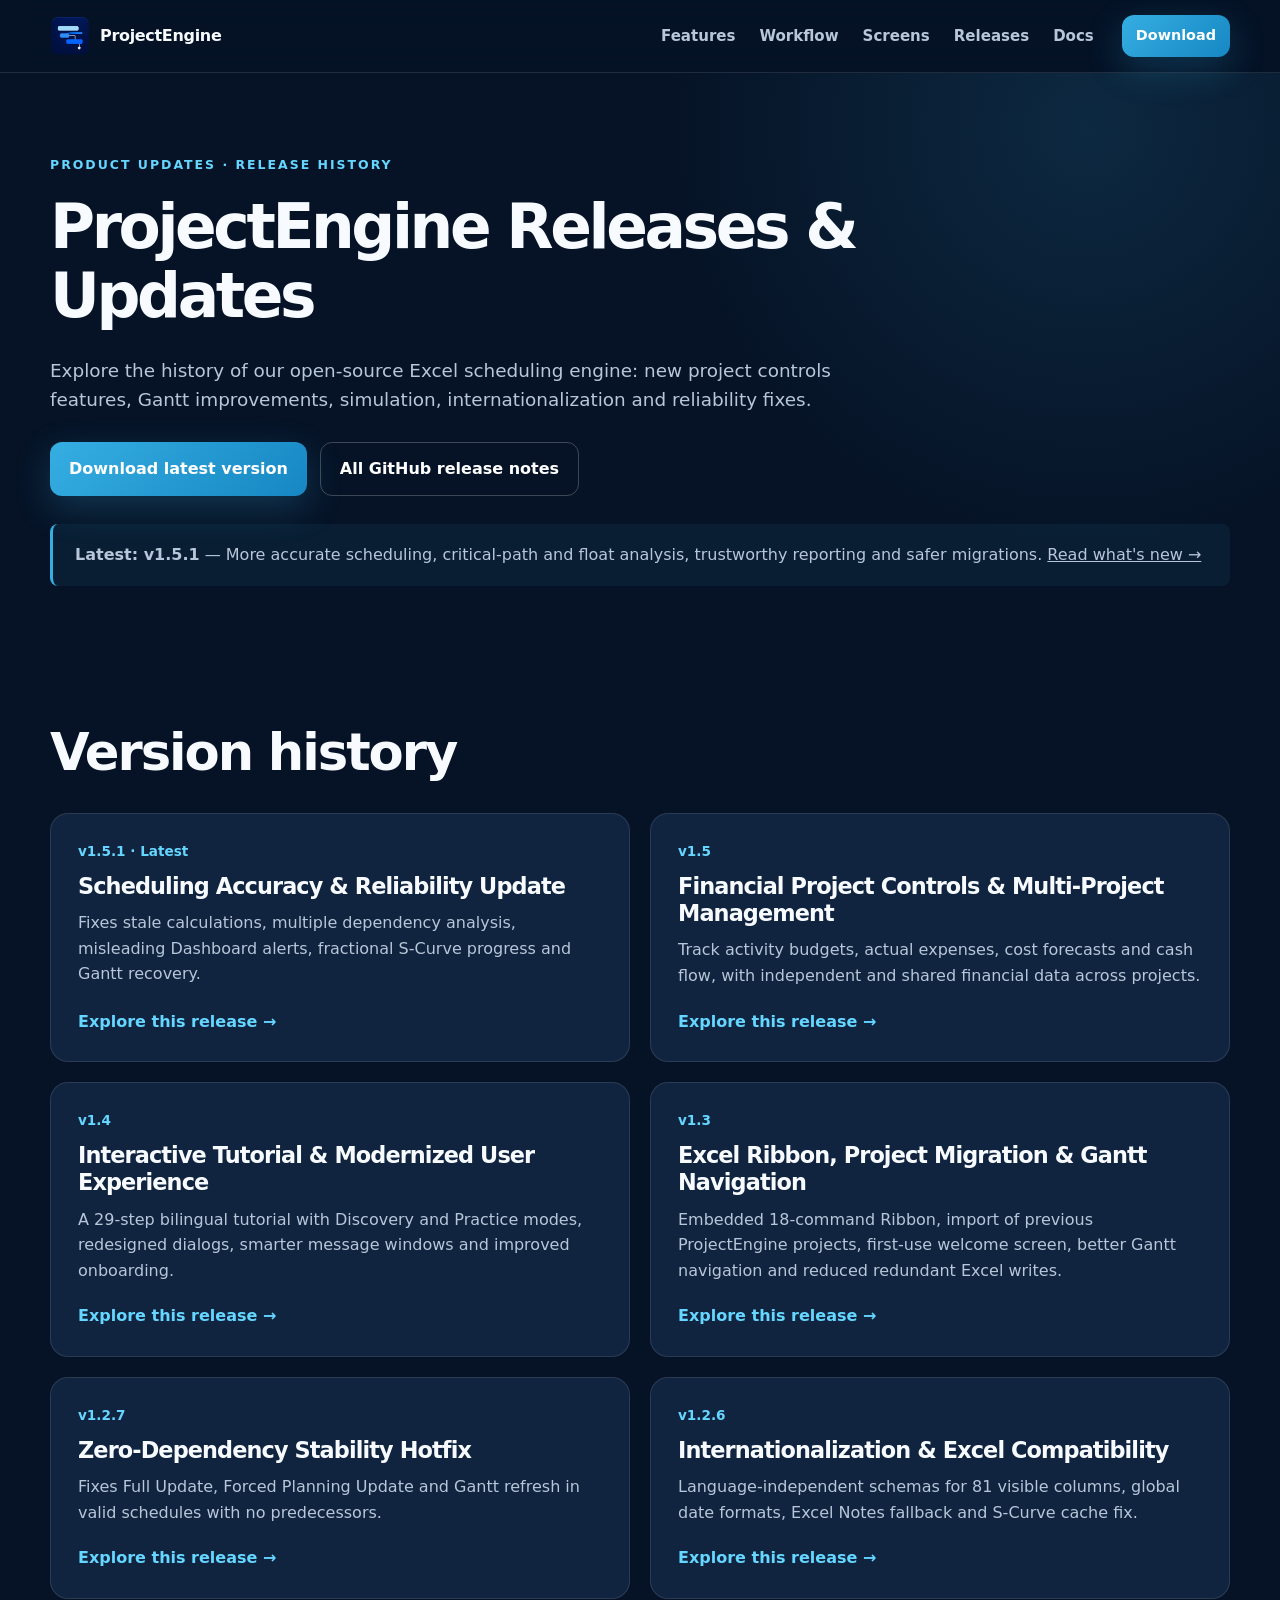
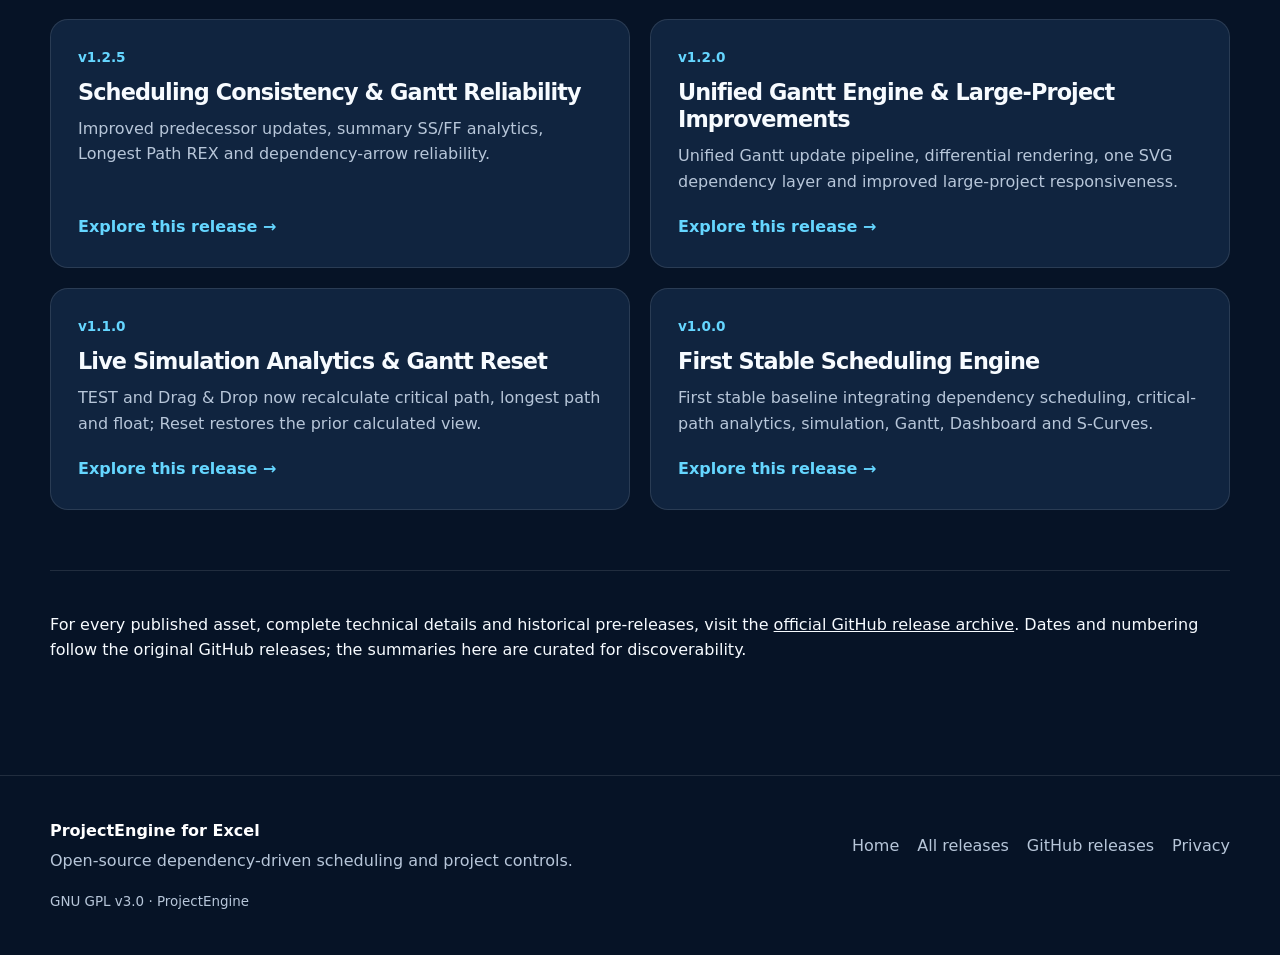
<file: releases/index.html>
<!DOCTYPE html>

<html lang="en"><head><meta charset="utf-8"/><meta content="width=device-width, initial-scale=1" name="viewport"/>
<title>Excel Scheduling Software Releases &amp; Updates — ProjectEngine</title><meta content="Explore ProjectEngine release history: v1.5.1 scheduling accuracy and reliability fixes, financial controls, Gantt, analytics, and Excel project migration." name="description"/><meta content="index,follow,max-image-preview:large" name="robots"/><meta content="#07152a" name="theme-color"/>
<link href="https://tmailletfr.github.io/ProjectEngine/releases/" rel="canonical"/><link href="../assets/favicon.png?v=2" rel="icon" type="image/png"/><link href="../assets/styles.css?v=5" rel="stylesheet"/>
<meta content="website" property="og:type"/><meta content="Excel Scheduling Software Releases &amp; Updates" property="og:title"/><meta content="ProjectEngine v1.5.1 reliability updates plus Finance, Gantt, analytics, and migration release history." property="og:description"/><meta content="https://tmailletfr.github.io/ProjectEngine/releases/" property="og:url"/><meta content="https://tmailletfr.github.io/ProjectEngine/assets/social-preview.jpg" property="og:image"/>
<meta content="summary_large_image" name="twitter:card"/><meta content="Excel Scheduling Software Releases &amp; Updates" name="twitter:title"/><meta content="Explore ProjectEngine release history: v1.5.1 scheduling accuracy and reliability fixes, financial controls, Gantt, analytics, and Excel project migration." name="twitter:description"/><meta content="https://tmailletfr.github.io/ProjectEngine/assets/social-preview.jpg" name="twitter:image"/>
<script type="application/ld+json">{"@context": "https://schema.org", "@type": "CollectionPage", "name": "ProjectEngine Releases & Updates", "url": "https://tmailletfr.github.io/ProjectEngine/releases/", "about": {"@type": "SoftwareApplication", "name": "ProjectEngine"}, "hasPart": [{"@type": "WebPage", "url": "https://tmailletfr.github.io/ProjectEngine/releases/v1-5-1.html", "name": "ProjectEngine v1.5.1 — Scheduling Accuracy & Reliability Update"}, {"@type": "WebPage", "url": "https://tmailletfr.github.io/ProjectEngine/releases/v1-5.html", "name": "ProjectEngine v1.5 — Financial Project Controls & Multi-Project Management"}, {"@type": "WebPage", "url": "https://tmailletfr.github.io/ProjectEngine/releases/v1-4.html", "name": "ProjectEngine v1.4 — Interactive Tutorial & Modernized User Experience"}, {"@type": "WebPage", "url": "https://tmailletfr.github.io/ProjectEngine/releases/v1-3.html", "name": "ProjectEngine v1.3 — Excel Ribbon, Project Migration & Gantt Navigation"}, {"@type": "WebPage", "url": "https://tmailletfr.github.io/ProjectEngine/releases/v1-2-7.html", "name": "ProjectEngine v1.2.7 — Zero-Dependency Stability Hotfix"}, {"@type": "WebPage", "url": "https://tmailletfr.github.io/ProjectEngine/releases/v1-2-6.html", "name": "ProjectEngine v1.2.6 — Internationalization & Excel Compatibility"}, {"@type": "WebPage", "url": "https://tmailletfr.github.io/ProjectEngine/releases/v1-2-5.html", "name": "ProjectEngine v1.2.5 — Scheduling Consistency & Gantt Reliability"}, {"@type": "WebPage", "url": "https://tmailletfr.github.io/ProjectEngine/releases/v1-2-0.html", "name": "ProjectEngine v1.2.0 — Unified Gantt Engine & Large-Project Improvements"}, {"@type": "WebPage", "url": "https://tmailletfr.github.io/ProjectEngine/releases/v1-1-0.html", "name": "ProjectEngine v1.1.0 — Live Simulation Analytics & Gantt Reset"}, {"@type": "WebPage", "url": "https://tmailletfr.github.io/ProjectEngine/releases/v1-0-0.html", "name": "ProjectEngine v1.0.0 — First Stable Scheduling Engine"}]}</script></head><body><a class="skip-link" href="#main">Skip to content</a>
<header class="site-header"><div class="container nav-wrap"><a aria-label="ProjectEngine home" class="brand" href="../index.html"><img alt="" height="40" src="../assets/ProjectEngine_logo.png" style="width:40px;height:40px;display:block;object-fit:contain" width="40"/><span>ProjectEngine</span></a>
<nav aria-label="Primary navigation"><a href="../index.html#features">Features</a><a href="../index.html#workflow">Workflow</a><a href="../index.html#screens">Screens</a><a aria-current="page" href="index.html">Releases</a><a href="https://github.com/TMailletFR/ProjectEngine/tree/main/Docs/en">Docs</a></nav><a class="button button-small" href="../download.html">Download</a></div></header>
<main id="main"><section class="release-hero"><div class="container"><div class="eyebrow">PRODUCT UPDATES · RELEASE HISTORY</div><h1 class="release-title">ProjectEngine Releases &amp; Updates</h1><p class="release-lead">Explore the history of our open-source Excel scheduling engine: new project controls features, Gantt improvements, simulation, internationalization and reliability fixes.</p><div class="release-top-actions"><a class="button" href="../download.html">Download latest version</a><a class="button button-secondary" href="https://github.com/TMailletFR/ProjectEngine/releases">All GitHub release notes</a></div><div class="latest-note"><strong>Latest: v1.5.1</strong> — More accurate scheduling, critical-path and float analysis, trustworthy reporting and safer migrations. <a href="v1-5-1.html">Read what's new →</a></div></div></section><section class="section"><div class="container"><h2>Version history</h2><div class="release-grid"><article class="release-card"><div class="release-meta">v1.5.1 · Latest</div><h2><a href="v1-5-1.html">Scheduling Accuracy &amp; Reliability Update</a></h2><p>Fixes stale calculations, multiple dependency analysis, misleading Dashboard alerts, fractional S-Curve progress and Gantt recovery.</p><a aria-label="Read details of v1.5.1" class="text-link" href="v1-5-1.html">Explore this release →</a></article><article class="release-card"><div class="release-meta">v1.5</div><h2><a href="v1-5.html">Financial Project Controls &amp; Multi-Project Management</a></h2><p>Track activity budgets, actual expenses, cost forecasts and cash flow, with independent and shared financial data across projects.</p><a aria-label="Read details of v1.5" class="text-link" href="v1-5.html">Explore this release →</a></article><article class="release-card"><div class="release-meta">v1.4</div><h2><a href="v1-4.html">Interactive Tutorial &amp; Modernized User Experience</a></h2><p>A 29-step bilingual tutorial with Discovery and Practice modes, redesigned dialogs, smarter message windows and improved onboarding.</p><a aria-label="Read details of v1.4" class="text-link" href="v1-4.html">Explore this release →</a></article><article class="release-card"><div class="release-meta">v1.3</div><h2><a href="v1-3.html">Excel Ribbon, Project Migration &amp; Gantt Navigation</a></h2><p>Embedded 18-command Ribbon, import of previous ProjectEngine projects, first-use welcome screen, better Gantt navigation and reduced redundant Excel writes.</p><a aria-label="Read details of v1.3" class="text-link" href="v1-3.html">Explore this release →</a></article><article class="release-card"><div class="release-meta">v1.2.7</div><h2><a href="v1-2-7.html">Zero-Dependency Stability Hotfix</a></h2><p>Fixes Full Update, Forced Planning Update and Gantt refresh in valid schedules with no predecessors.</p><a aria-label="Read details of v1.2.7" class="text-link" href="v1-2-7.html">Explore this release →</a></article><article class="release-card"><div class="release-meta">v1.2.6</div><h2><a href="v1-2-6.html">Internationalization &amp; Excel Compatibility</a></h2><p>Language-independent schemas for 81 visible columns, global date formats, Excel Notes fallback and S-Curve cache fix.</p><a aria-label="Read details of v1.2.6" class="text-link" href="v1-2-6.html">Explore this release →</a></article><article class="release-card"><div class="release-meta">v1.2.5</div><h2><a href="v1-2-5.html">Scheduling Consistency &amp; Gantt Reliability</a></h2><p>Improved predecessor updates, summary SS/FF analytics, Longest Path REX and dependency-arrow reliability.</p><a aria-label="Read details of v1.2.5" class="text-link" href="v1-2-5.html">Explore this release →</a></article><article class="release-card"><div class="release-meta">v1.2.0</div><h2><a href="v1-2-0.html">Unified Gantt Engine &amp; Large-Project Improvements</a></h2><p>Unified Gantt update pipeline, differential rendering, one SVG dependency layer and improved large-project responsiveness.</p><a aria-label="Read details of v1.2.0" class="text-link" href="v1-2-0.html">Explore this release →</a></article><article class="release-card"><div class="release-meta">v1.1.0</div><h2><a href="v1-1-0.html">Live Simulation Analytics &amp; Gantt Reset</a></h2><p>TEST and Drag &amp; Drop now recalculate critical path, longest path and float; Reset restores the prior calculated view.</p><a aria-label="Read details of v1.1.0" class="text-link" href="v1-1-0.html">Explore this release →</a></article><article class="release-card"><div class="release-meta">v1.0.0</div><h2><a href="v1-0-0.html">First Stable Scheduling Engine</a></h2><p>First stable baseline integrating dependency scheduling, critical-path analytics, simulation, Gantt, Dashboard and S-Curves.</p><a aria-label="Read details of v1.0.0" class="text-link" href="v1-0-0.html">Explore this release →</a></article></div><div class="release-bottom"><p>For every published asset, complete technical details and historical pre-releases, visit the <a href="https://github.com/TMailletFR/ProjectEngine/releases">official GitHub release archive</a>. Dates and numbering follow the original GitHub releases; the summaries here are curated for discoverability.</p></div></div></section></main>
<footer><div class="container footer-grid"><div><strong>ProjectEngine for Excel</strong><p>Open-source dependency-driven scheduling and project controls.</p></div><div class="footer-links"><a href="../index.html">Home</a><a href="index.html">All releases</a><a href="https://github.com/TMailletFR/ProjectEngine/releases">GitHub releases</a><a href="../privacy.html">Privacy</a></div><div class="license">GNU GPL v3.0 · ProjectEngine</div></div></footer></body></html>
</file>
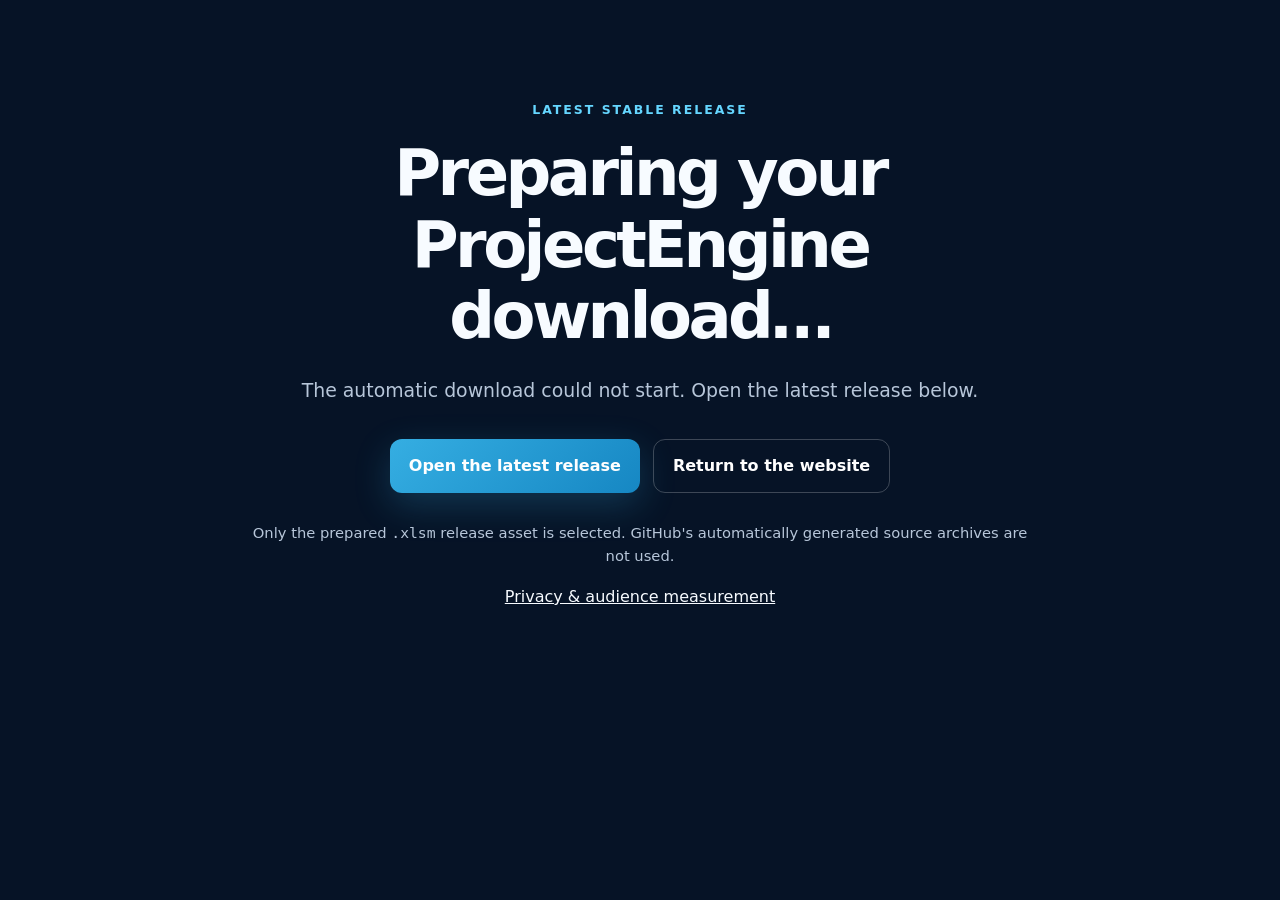
<file: download.html>
<!doctype html>
<html lang="en">
<head>
  <meta charset="utf-8">
  <meta name="viewport" content="width=device-width, initial-scale=1">
  <meta name="robots" content="noindex">
  <meta name="theme-color" content="#07152a">
  <title>Downloading ProjectEngine…</title>
  <link rel="icon" href="assets/favicon.png?v=2" type="image/png">
  <link rel="stylesheet" href="assets/styles.css?v=5">
  <!-- Cloudflare Web Analytics -->
  <script type="module"
          src="https://static.cloudflareinsights.com/beacon.min.js"
          data-cf-beacon='{"token":"202ecf5af10b4638a640319fb2933e1e"}'></script>
  <!-- End Cloudflare Web Analytics -->
</head>
<body>
  <main class="section">
    <div class="container narrow center">
      <div class="eyebrow">LATEST STABLE RELEASE</div>
      <h1 class="download-title">Preparing your ProjectEngine download…</h1>
      <p class="section-lead" id="download-status">
        The latest macro-enabled Excel workbook is being located on GitHub.
      </p>

      <div class="hero-actions download-actions">
        <a class="button" id="manual-download"
           href="https://github.com/TMailletFR/ProjectEngine/releases/latest">
          Open the latest release
        </a>
        <a class="button button-secondary"
           href="https://tmailletfr.github.io/ProjectEngine/">
          Return to the website
        </a>
      </div>

      <p class="download-note">
        Only the prepared <code>.xlsm</code> release asset is selected.
        GitHub's automatically generated source archives are not used.
      </p>
      <p class="privacy-inline">
        <a href="privacy.html">Privacy & audience measurement</a>
      </p>
    </div>
  </main>

  <script>
    (() => {
      const apiUrl =
        "https://api.github.com/repos/TMailletFR/ProjectEngine/releases/latest";
      const status = document.getElementById("download-status");
      const manual = document.getElementById("manual-download");

      fetch(apiUrl, {
        headers: {
          "Accept": "application/vnd.github+json"
        }
      })
        .then(response => {
          if (!response.ok) {
            throw new Error(`GitHub API returned ${response.status}`);
          }
          return response.json();
        })
        .then(release => {
          const workbook = (release.assets || []).find(asset =>
            asset.name.toLowerCase().endsWith(".xlsm")
          );

          if (!workbook || !workbook.browser_download_url) {
            throw new Error("No .xlsm asset was found in the latest release.");
          }

          status.textContent =
            `Downloading ${workbook.name} from ${release.tag_name}…`;
          manual.href = workbook.browser_download_url;
          manual.textContent = `Download ${workbook.name}`;

          window.location.replace(workbook.browser_download_url);
        })
        .catch(error => {
          console.error(error);
          status.textContent =
            "The automatic download could not start. Open the latest release below.";
        });
    })();
  </script>
</body>
</html>
</file>
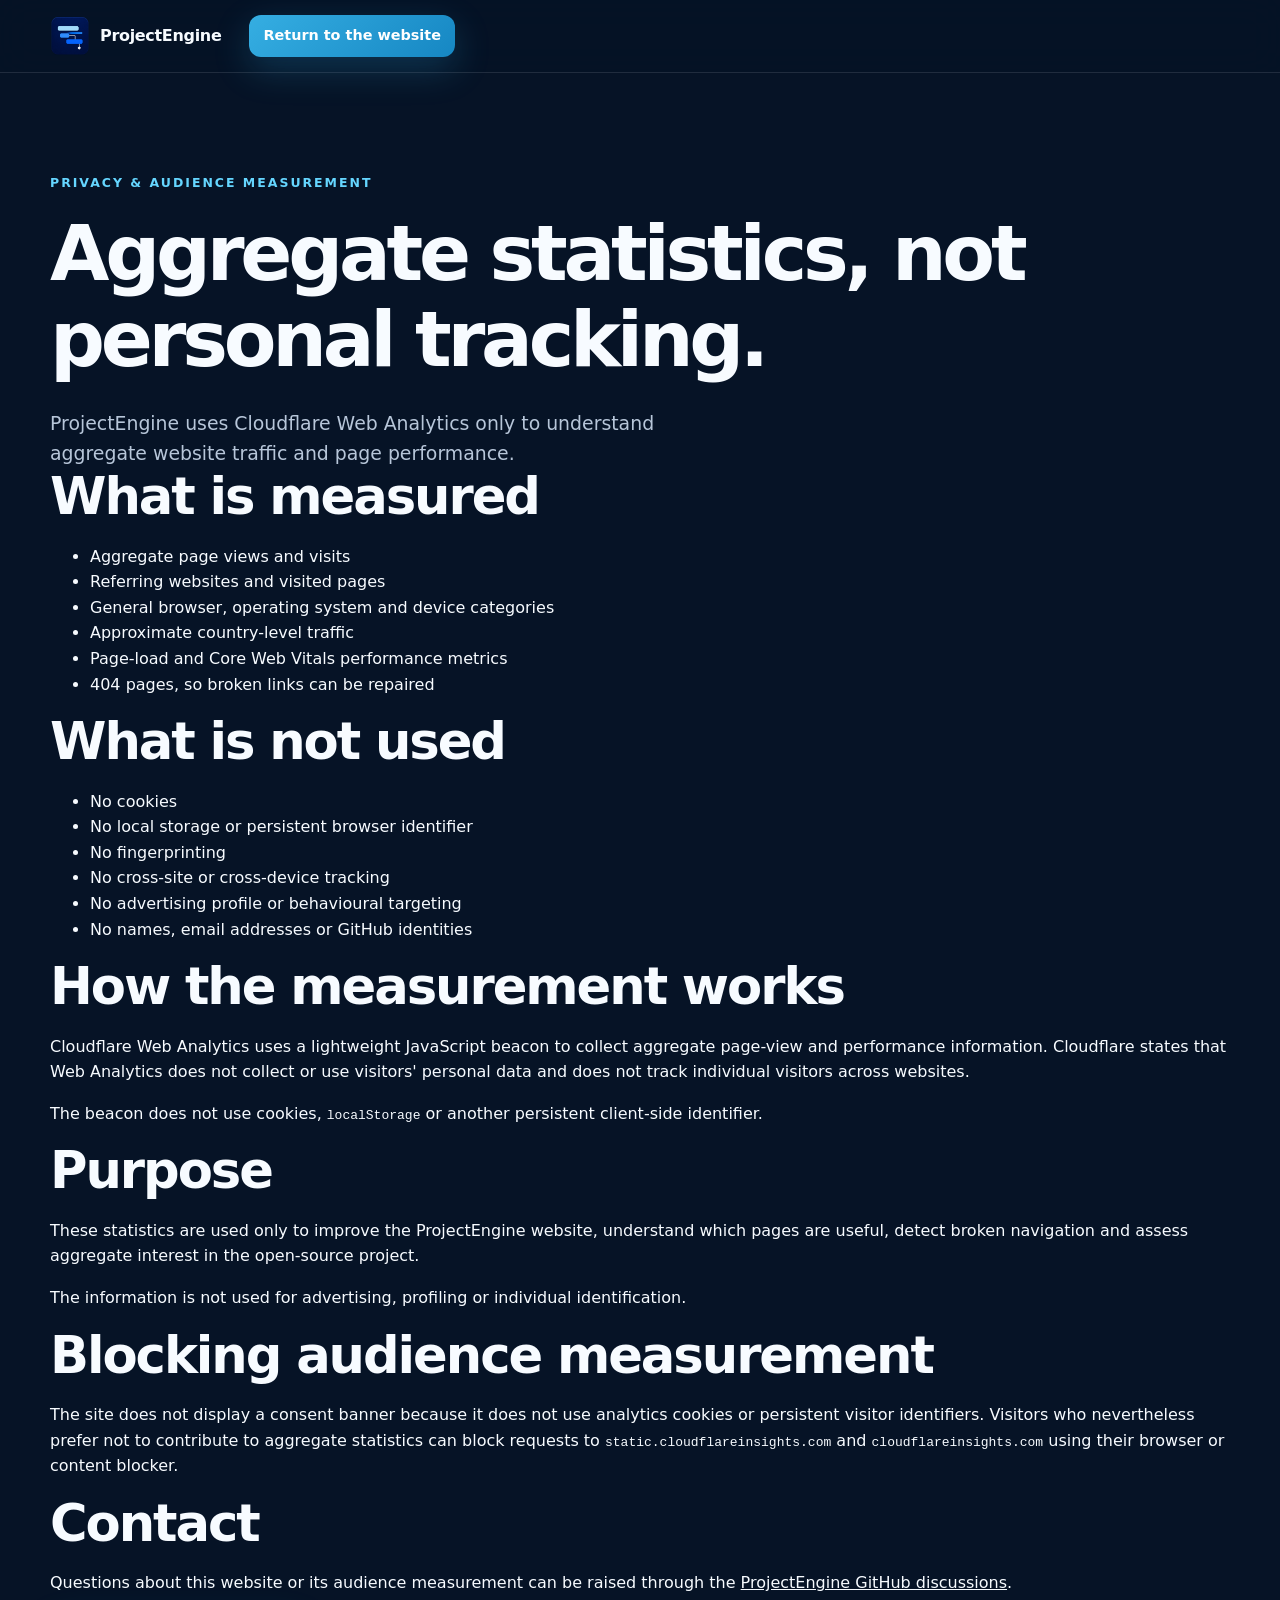
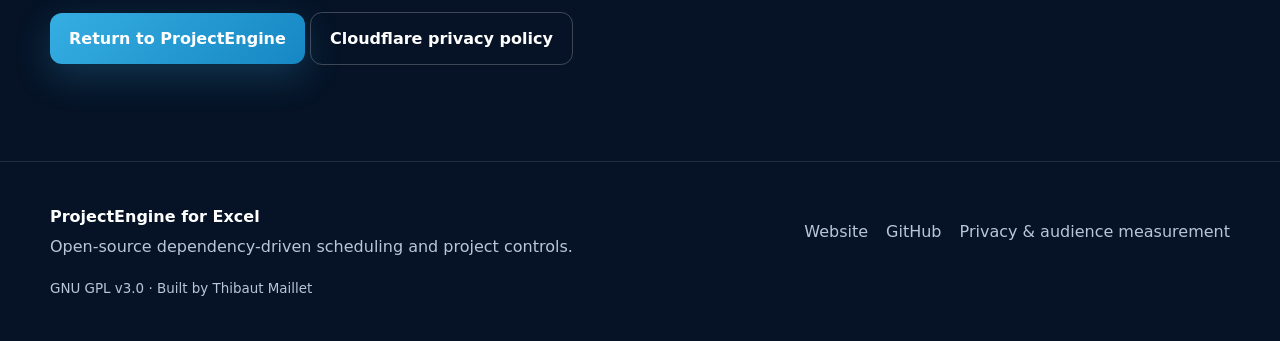
<file: privacy.html>
<!doctype html>
<html lang="en">
<head>
  <meta charset="utf-8">
  <meta name="viewport" content="width=device-width, initial-scale=1">
  <title>Privacy and audience measurement — ProjectEngine</title>
  <meta name="description" content="How ProjectEngine uses privacy-first, cookie-free aggregate audience measurement.">
  <meta name="robots" content="index,follow">
  <meta name="theme-color" content="#07152a">
  <link rel="canonical" href="https://tmailletfr.github.io/ProjectEngine/privacy.html">
  <link rel="icon" href="assets/favicon.png?v=2" type="image/png">
  <link rel="stylesheet" href="assets/styles.css?v=5">
  <!-- Cloudflare Web Analytics -->
  <script type="module"
          src="https://static.cloudflareinsights.com/beacon.min.js"
          data-cf-beacon='{"token":"202ecf5af10b4638a640319fb2933e1e"}'></script>
  <!-- End Cloudflare Web Analytics -->
</head>
<body>
  <a class="skip-link" href="#main">Skip to content</a>

  <header class="site-header">
    <div class="container nav-wrap">
      <a class="brand" href="/ProjectEngine/" aria-label="ProjectEngine home">
        <img src="assets/ProjectEngine_logo.png"
             alt=""
             width="40"
             height="40"
             style="width:40px;height:40px;display:block;object-fit:contain;flex:0 0 auto;">
        <span>ProjectEngine</span>
      </a>
      <a class="button button-small" href="/ProjectEngine/">Return to the website</a>
    </div>
  </header>

  <main id="main" class="section privacy-page">
    <div class="container privacy-container">
      <div class="eyebrow">PRIVACY & AUDIENCE MEASUREMENT</div>
      <h1 class="privacy-title">Aggregate statistics, not personal tracking.</h1>

      <p class="section-lead left">
        ProjectEngine uses Cloudflare Web Analytics only to understand aggregate website traffic and page performance.
      </p>

      <section class="privacy-card">
        <h2>What is measured</h2>
        <ul>
          <li>Aggregate page views and visits</li>
          <li>Referring websites and visited pages</li>
          <li>General browser, operating system and device categories</li>
          <li>Approximate country-level traffic</li>
          <li>Page-load and Core Web Vitals performance metrics</li>
          <li>404 pages, so broken links can be repaired</li>
        </ul>
      </section>

      <section class="privacy-card">
        <h2>What is not used</h2>
        <ul>
          <li>No cookies</li>
          <li>No local storage or persistent browser identifier</li>
          <li>No fingerprinting</li>
          <li>No cross-site or cross-device tracking</li>
          <li>No advertising profile or behavioural targeting</li>
          <li>No names, email addresses or GitHub identities</li>
        </ul>
      </section>

      <section class="privacy-card">
        <h2>How the measurement works</h2>
        <p>
          Cloudflare Web Analytics uses a lightweight JavaScript beacon to collect aggregate page-view and performance information.
          Cloudflare states that Web Analytics does not collect or use visitors' personal data and does not track individual visitors across websites.
        </p>
        <p>
          The beacon does not use cookies, <code>localStorage</code> or another persistent client-side identifier.
        </p>
      </section>

      <section class="privacy-card">
        <h2>Purpose</h2>
        <p>
          These statistics are used only to improve the ProjectEngine website, understand which pages are useful, detect broken navigation and assess aggregate interest in the open-source project.
        </p>
        <p>
          The information is not used for advertising, profiling or individual identification.
        </p>
      </section>

      <section class="privacy-card">
        <h2>Blocking audience measurement</h2>
        <p>
          The site does not display a consent banner because it does not use analytics cookies or persistent visitor identifiers.
          Visitors who nevertheless prefer not to contribute to aggregate statistics can block requests to
          <code>static.cloudflareinsights.com</code> and <code>cloudflareinsights.com</code> using their browser or content blocker.
        </p>
      </section>

      <section class="privacy-card">
        <h2>Contact</h2>
        <p>
          Questions about this website or its audience measurement can be raised through the
          <a href="https://github.com/TMailletFR/ProjectEngine/discussions">ProjectEngine GitHub discussions</a>.
        </p>
      </section>

      <div class="privacy-actions">
        <a class="button" href="/ProjectEngine/">Return to ProjectEngine</a>
        <a class="button button-secondary" href="https://www.cloudflare.com/privacypolicy/">Cloudflare privacy policy</a>
      </div>
    </div>
  </main>

  <footer>
    <div class="container footer-grid">
      <div>
        <strong>ProjectEngine for Excel</strong>
        <p>Open-source dependency-driven scheduling and project controls.</p>
      </div>
      <div class="footer-links">
        <a href="/ProjectEngine/">Website</a>
        <a href="https://github.com/TMailletFR/ProjectEngine">GitHub</a>
        <a href="privacy.html">Privacy & audience measurement</a>
      </div>
      <div class="license">GNU GPL v3.0 · Built by Thibaut Maillet</div>
    </div>
  </footer>
</body>
</html>
</file>
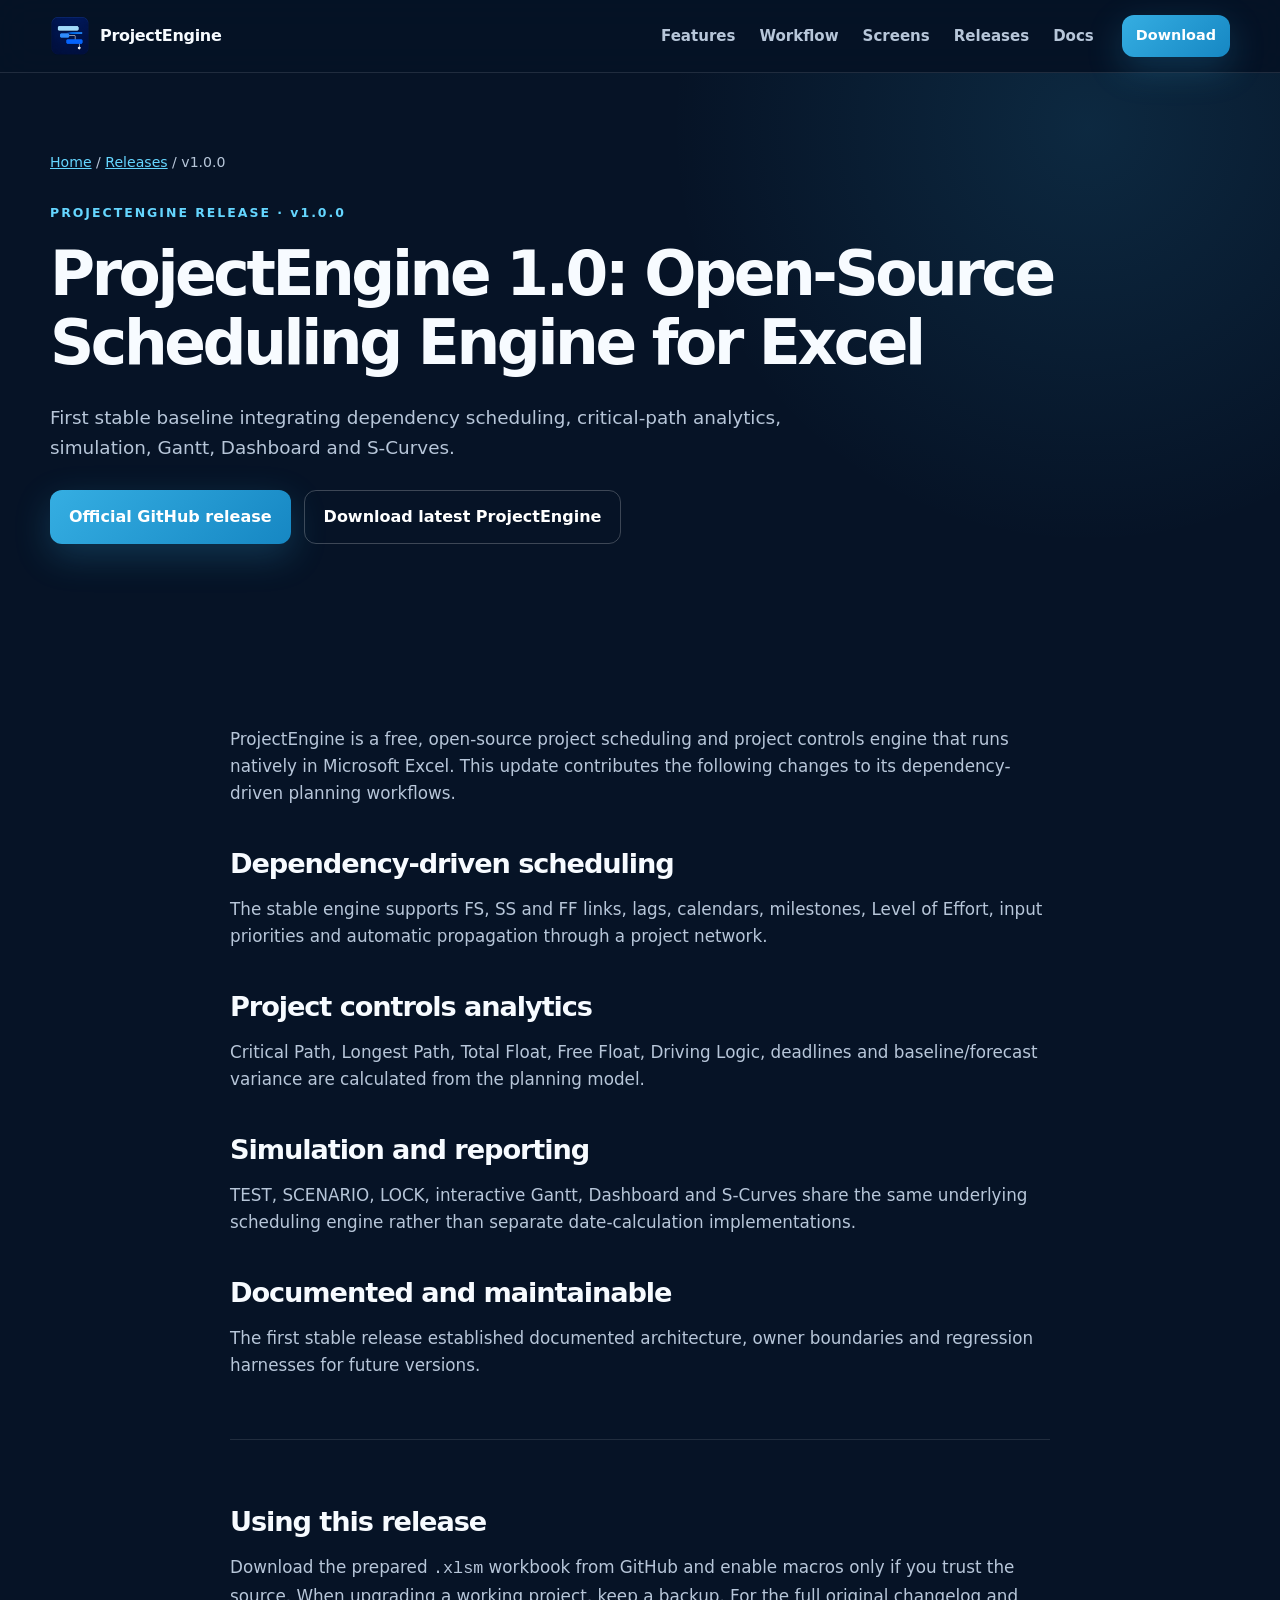
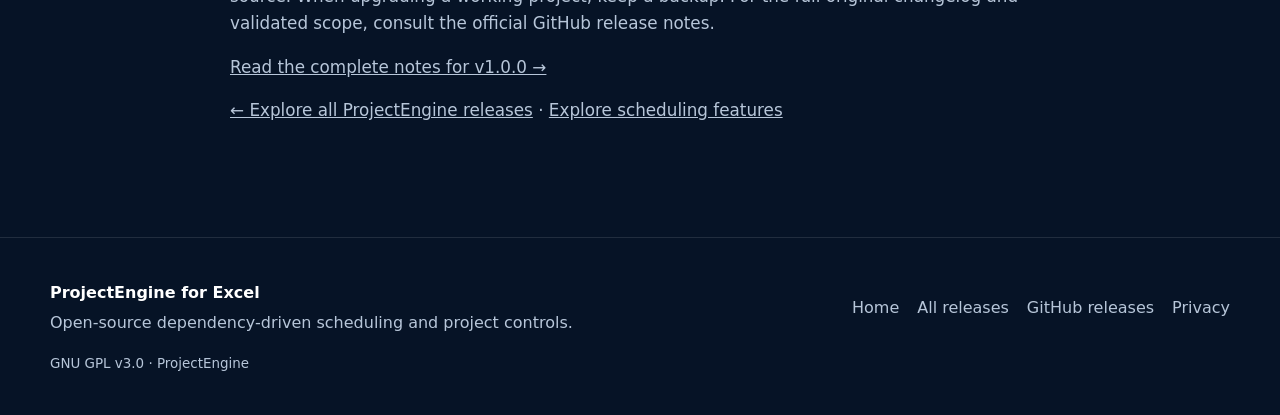
<file: releases/v1-0-0.html>
<!doctype html>
<html lang="en"><head><meta charset="utf-8"><meta name="viewport" content="width=device-width, initial-scale=1">
<title>ProjectEngine v1.0.0 — First Stable Scheduling Engine — ProjectEngine</title><meta name="description" content="First stable baseline integrating dependency scheduling, critical-path analytics, simulation, Gantt, Dashboard and S-Curves."><meta name="robots" content="index,follow,max-image-preview:large"><meta name="theme-color" content="#07152a">
<link rel="canonical" href="https://tmailletfr.github.io/ProjectEngine/releases/v1-0-0.html"><link rel="icon" type="image/png" href="../assets/favicon.png?v=2"><link rel="stylesheet" href="../assets/styles.css?v=5">
<meta property="og:type" content="article"><meta property="og:title" content="ProjectEngine v1.0.0 — First Stable Scheduling Engine"><meta property="og:description" content="First stable baseline integrating dependency scheduling, critical-path analytics, simulation, Gantt, Dashboard and S-Curves."><meta property="og:url" content="https://tmailletfr.github.io/ProjectEngine/releases/v1-0-0.html"><meta property="og:image" content="https://tmailletfr.github.io/ProjectEngine/assets/social-preview.jpg">
<meta name="twitter:card" content="summary_large_image"><meta name="twitter:title" content="ProjectEngine v1.0.0 — First Stable Scheduling Engine"><meta name="twitter:description" content="First stable baseline integrating dependency scheduling, critical-path analytics, simulation, Gantt, Dashboard and S-Curves."><meta name="twitter:image" content="https://tmailletfr.github.io/ProjectEngine/assets/social-preview.jpg">
<script type="application/ld+json">{"@context": "https://schema.org", "@type": "TechArticle", "headline": "ProjectEngine 1.0: Open-Source Scheduling Engine for Excel", "description": "First stable baseline integrating dependency scheduling, critical-path analytics, simulation, Gantt, Dashboard and S-Curves.", "url": "https://tmailletfr.github.io/ProjectEngine/releases/v1-0-0.html", "inLanguage": "en", "about": {"@type": "SoftwareApplication", "name": "ProjectEngine", "url": "https://tmailletfr.github.io/ProjectEngine/"}, "author": {"@type": "Person", "name": "Thibaut Maillet"}, "isPartOf": {"@type": "CollectionPage", "url": "https://tmailletfr.github.io/ProjectEngine/releases/"}, "mainEntityOfPage": "https://tmailletfr.github.io/ProjectEngine/releases/v1-0-0.html"}</script></head><body><a class="skip-link" href="#main">Skip to content</a>
<header class="site-header"><div class="container nav-wrap"><a class="brand" href="../index.html" aria-label="ProjectEngine home"><img src="../assets/ProjectEngine_logo.png" alt="" width="40" height="40" style="width:40px;height:40px;display:block;object-fit:contain"><span>ProjectEngine</span></a>
<nav aria-label="Primary navigation"><a href="../index.html#features">Features</a><a href="../index.html#workflow">Workflow</a><a href="../index.html#screens">Screens</a><a href="index.html" aria-current="page">Releases</a><a href="https://github.com/TMailletFR/ProjectEngine/tree/main/Docs/en">Docs</a></nav><a class="button button-small" href="../download.html">Download</a></div></header>
<main id="main"><section class="release-hero"><div class="container"><div class="release-breadcrumb"><a href="../index.html">Home</a> / <a href="index.html">Releases</a> / v1.0.0</div><div class="eyebrow">PROJECTENGINE RELEASE · v1.0.0</div><h1 class="release-title">ProjectEngine 1.0: Open-Source Scheduling Engine for Excel</h1><p class="release-lead">First stable baseline integrating dependency scheduling, critical-path analytics, simulation, Gantt, Dashboard and S-Curves.</p><div class="release-top-actions"><a class="button" href="https://github.com/TMailletFR/ProjectEngine/releases/tag/v1.0.0">Official GitHub release</a><a class="button button-secondary" href="../download.html">Download latest ProjectEngine</a></div></div></section><section class="section"><article class="container release-content"><p>ProjectEngine is a free, open-source project scheduling and project controls engine that runs natively in Microsoft Excel. This update contributes the following changes to its dependency-driven planning workflows.</p><section><h2>Dependency-driven scheduling</h2><p>The stable engine supports FS, SS and FF links, lags, calendars, milestones, Level of Effort, input priorities and automatic propagation through a project network.</p></section><section><h2>Project controls analytics</h2><p>Critical Path, Longest Path, Total Float, Free Float, Driving Logic, deadlines and baseline/forecast variance are calculated from the planning model.</p></section><section><h2>Simulation and reporting</h2><p>TEST, SCENARIO, LOCK, interactive Gantt, Dashboard and S-Curves share the same underlying scheduling engine rather than separate date-calculation implementations.</p></section><section><h2>Documented and maintainable</h2><p>The first stable release established documented architecture, owner boundaries and regression harnesses for future versions.</p></section><div class="release-bottom"><h2>Using this release</h2><p>Download the prepared <code>.xlsm</code> workbook from GitHub and enable macros only if you trust the source. When upgrading a working project, keep a backup. For the full original changelog and validated scope, consult the official GitHub release notes.</p><p><a href="https://github.com/TMailletFR/ProjectEngine/releases/tag/v1.0.0">Read the complete notes for v1.0.0 →</a></p><p><a href="index.html">← Explore all ProjectEngine releases</a> · <a href="../index.html#features">Explore scheduling features</a></p></div></article></section></main>
<footer><div class="container footer-grid"><div><strong>ProjectEngine for Excel</strong><p>Open-source dependency-driven scheduling and project controls.</p></div><div class="footer-links"><a href="../index.html">Home</a><a href="index.html">All releases</a><a href="https://github.com/TMailletFR/ProjectEngine/releases">GitHub releases</a><a href="../privacy.html">Privacy</a></div><div class="license">GNU GPL v3.0 · ProjectEngine</div></div></footer></body></html>
</file>
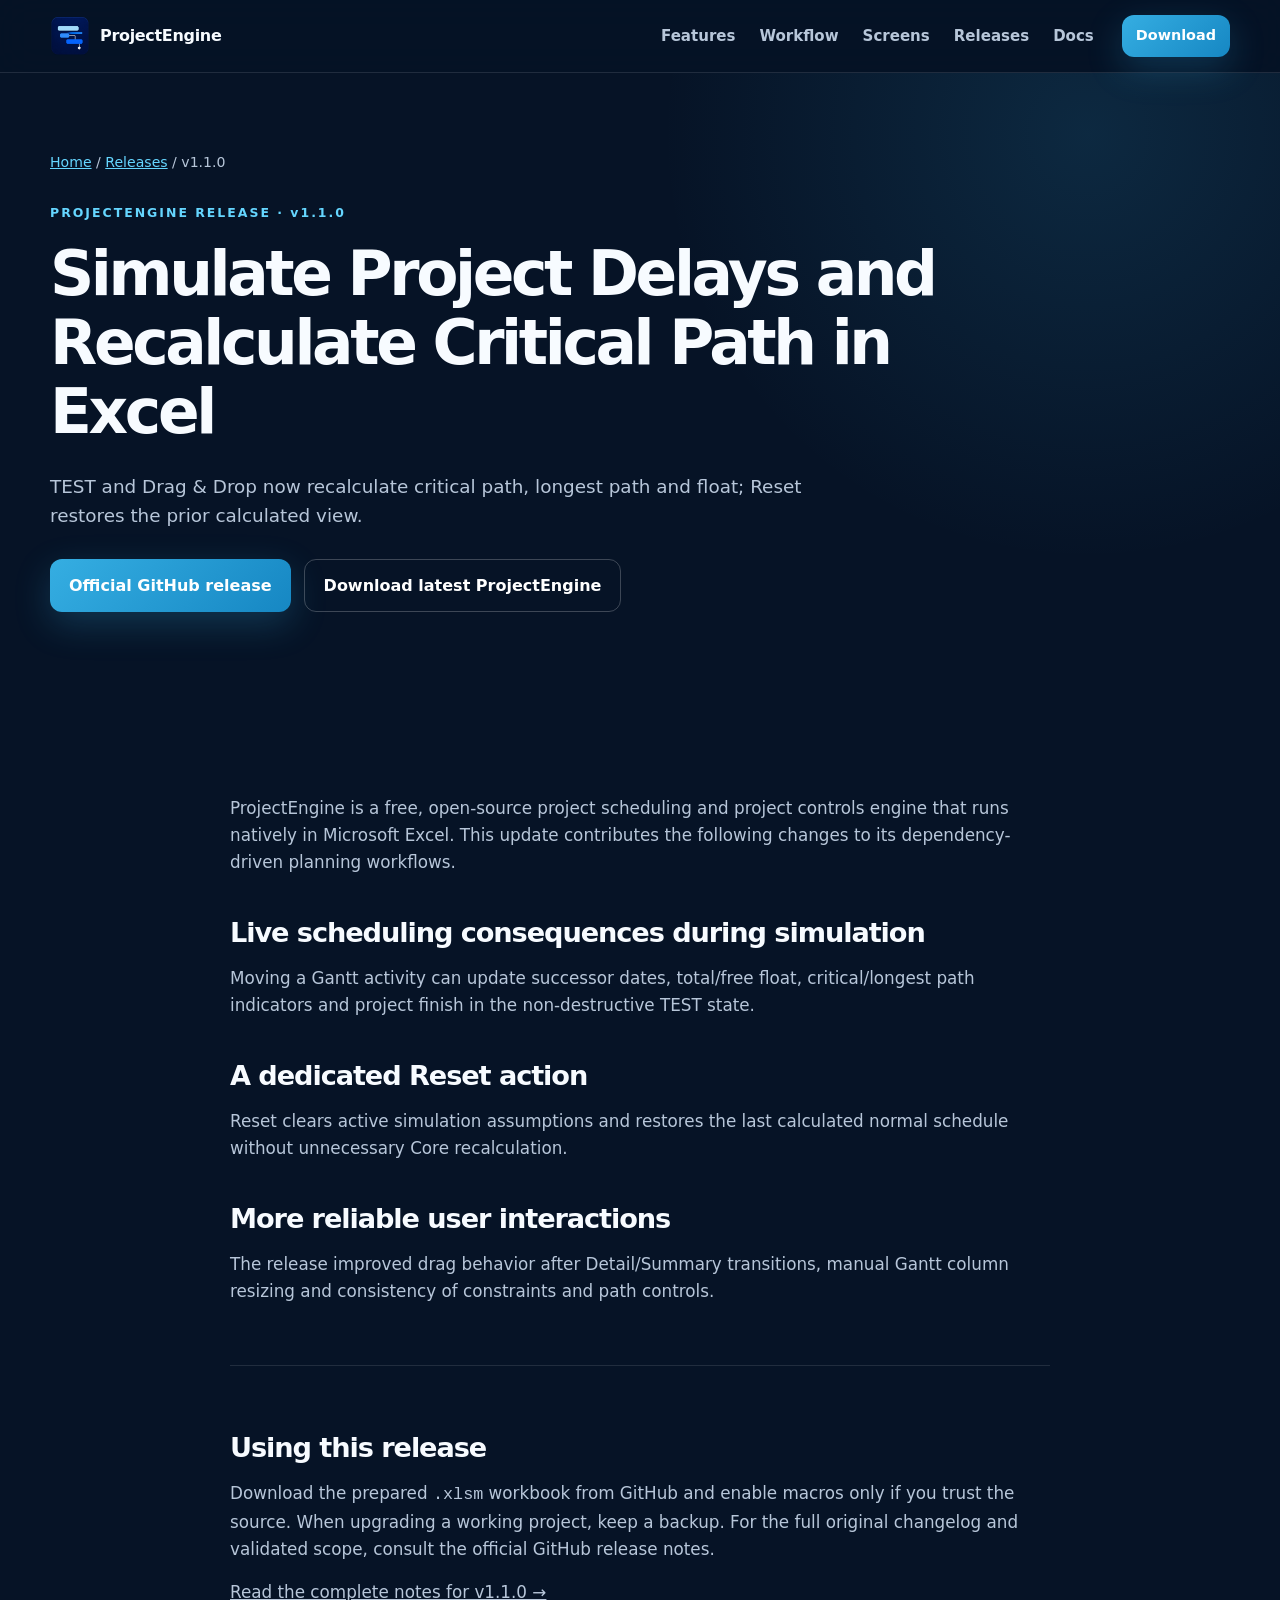
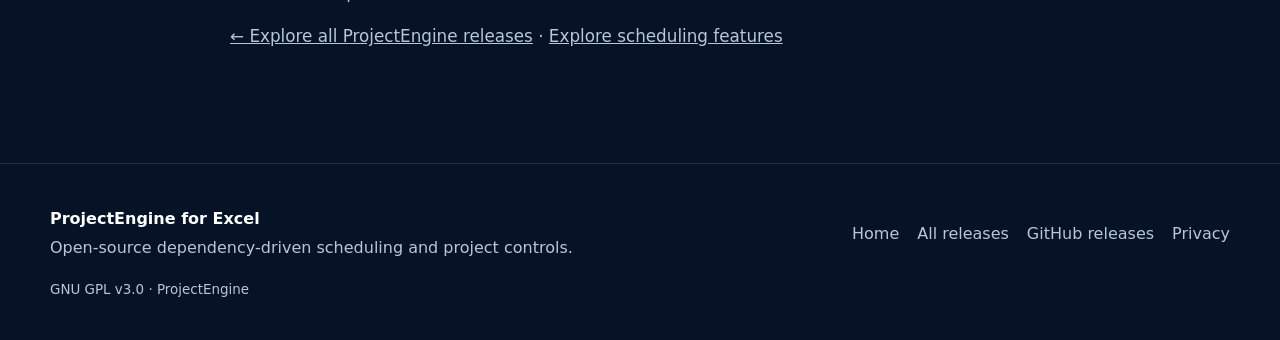
<file: releases/v1-1-0.html>
<!doctype html>
<html lang="en"><head><meta charset="utf-8"><meta name="viewport" content="width=device-width, initial-scale=1">
<title>ProjectEngine v1.1.0 — Live Simulation Analytics &amp; Gantt Reset — ProjectEngine</title><meta name="description" content="TEST and Drag &amp; Drop now recalculate critical path, longest path and float; Reset restores the prior calculated view."><meta name="robots" content="index,follow,max-image-preview:large"><meta name="theme-color" content="#07152a">
<link rel="canonical" href="https://tmailletfr.github.io/ProjectEngine/releases/v1-1-0.html"><link rel="icon" type="image/png" href="../assets/favicon.png?v=2"><link rel="stylesheet" href="../assets/styles.css?v=5">
<meta property="og:type" content="article"><meta property="og:title" content="ProjectEngine v1.1.0 — Live Simulation Analytics &amp; Gantt Reset"><meta property="og:description" content="TEST and Drag &amp; Drop now recalculate critical path, longest path and float; Reset restores the prior calculated view."><meta property="og:url" content="https://tmailletfr.github.io/ProjectEngine/releases/v1-1-0.html"><meta property="og:image" content="https://tmailletfr.github.io/ProjectEngine/assets/social-preview.jpg">
<meta name="twitter:card" content="summary_large_image"><meta name="twitter:title" content="ProjectEngine v1.1.0 — Live Simulation Analytics &amp; Gantt Reset"><meta name="twitter:description" content="TEST and Drag &amp; Drop now recalculate critical path, longest path and float; Reset restores the prior calculated view."><meta name="twitter:image" content="https://tmailletfr.github.io/ProjectEngine/assets/social-preview.jpg">
<script type="application/ld+json">{"@context": "https://schema.org", "@type": "TechArticle", "headline": "Simulate Project Delays and Recalculate Critical Path in Excel", "description": "TEST and Drag & Drop now recalculate critical path, longest path and float; Reset restores the prior calculated view.", "url": "https://tmailletfr.github.io/ProjectEngine/releases/v1-1-0.html", "inLanguage": "en", "about": {"@type": "SoftwareApplication", "name": "ProjectEngine", "url": "https://tmailletfr.github.io/ProjectEngine/"}, "author": {"@type": "Person", "name": "Thibaut Maillet"}, "isPartOf": {"@type": "CollectionPage", "url": "https://tmailletfr.github.io/ProjectEngine/releases/"}, "mainEntityOfPage": "https://tmailletfr.github.io/ProjectEngine/releases/v1-1-0.html"}</script></head><body><a class="skip-link" href="#main">Skip to content</a>
<header class="site-header"><div class="container nav-wrap"><a class="brand" href="../index.html" aria-label="ProjectEngine home"><img src="../assets/ProjectEngine_logo.png" alt="" width="40" height="40" style="width:40px;height:40px;display:block;object-fit:contain"><span>ProjectEngine</span></a>
<nav aria-label="Primary navigation"><a href="../index.html#features">Features</a><a href="../index.html#workflow">Workflow</a><a href="../index.html#screens">Screens</a><a href="index.html" aria-current="page">Releases</a><a href="https://github.com/TMailletFR/ProjectEngine/tree/main/Docs/en">Docs</a></nav><a class="button button-small" href="../download.html">Download</a></div></header>
<main id="main"><section class="release-hero"><div class="container"><div class="release-breadcrumb"><a href="../index.html">Home</a> / <a href="index.html">Releases</a> / v1.1.0</div><div class="eyebrow">PROJECTENGINE RELEASE · v1.1.0</div><h1 class="release-title">Simulate Project Delays and Recalculate Critical Path in Excel</h1><p class="release-lead">TEST and Drag &amp; Drop now recalculate critical path, longest path and float; Reset restores the prior calculated view.</p><div class="release-top-actions"><a class="button" href="https://github.com/TMailletFR/ProjectEngine/releases/tag/v1.1.0">Official GitHub release</a><a class="button button-secondary" href="../download.html">Download latest ProjectEngine</a></div></div></section><section class="section"><article class="container release-content"><p>ProjectEngine is a free, open-source project scheduling and project controls engine that runs natively in Microsoft Excel. This update contributes the following changes to its dependency-driven planning workflows.</p><section><h2>Live scheduling consequences during simulation</h2><p>Moving a Gantt activity can update successor dates, total/free float, critical/longest path indicators and project finish in the non-destructive TEST state.</p></section><section><h2>A dedicated Reset action</h2><p>Reset clears active simulation assumptions and restores the last calculated normal schedule without unnecessary Core recalculation.</p></section><section><h2>More reliable user interactions</h2><p>The release improved drag behavior after Detail/Summary transitions, manual Gantt column resizing and consistency of constraints and path controls.</p></section><div class="release-bottom"><h2>Using this release</h2><p>Download the prepared <code>.xlsm</code> workbook from GitHub and enable macros only if you trust the source. When upgrading a working project, keep a backup. For the full original changelog and validated scope, consult the official GitHub release notes.</p><p><a href="https://github.com/TMailletFR/ProjectEngine/releases/tag/v1.1.0">Read the complete notes for v1.1.0 →</a></p><p><a href="index.html">← Explore all ProjectEngine releases</a> · <a href="../index.html#features">Explore scheduling features</a></p></div></article></section></main>
<footer><div class="container footer-grid"><div><strong>ProjectEngine for Excel</strong><p>Open-source dependency-driven scheduling and project controls.</p></div><div class="footer-links"><a href="../index.html">Home</a><a href="index.html">All releases</a><a href="https://github.com/TMailletFR/ProjectEngine/releases">GitHub releases</a><a href="../privacy.html">Privacy</a></div><div class="license">GNU GPL v3.0 · ProjectEngine</div></div></footer></body></html>
</file>
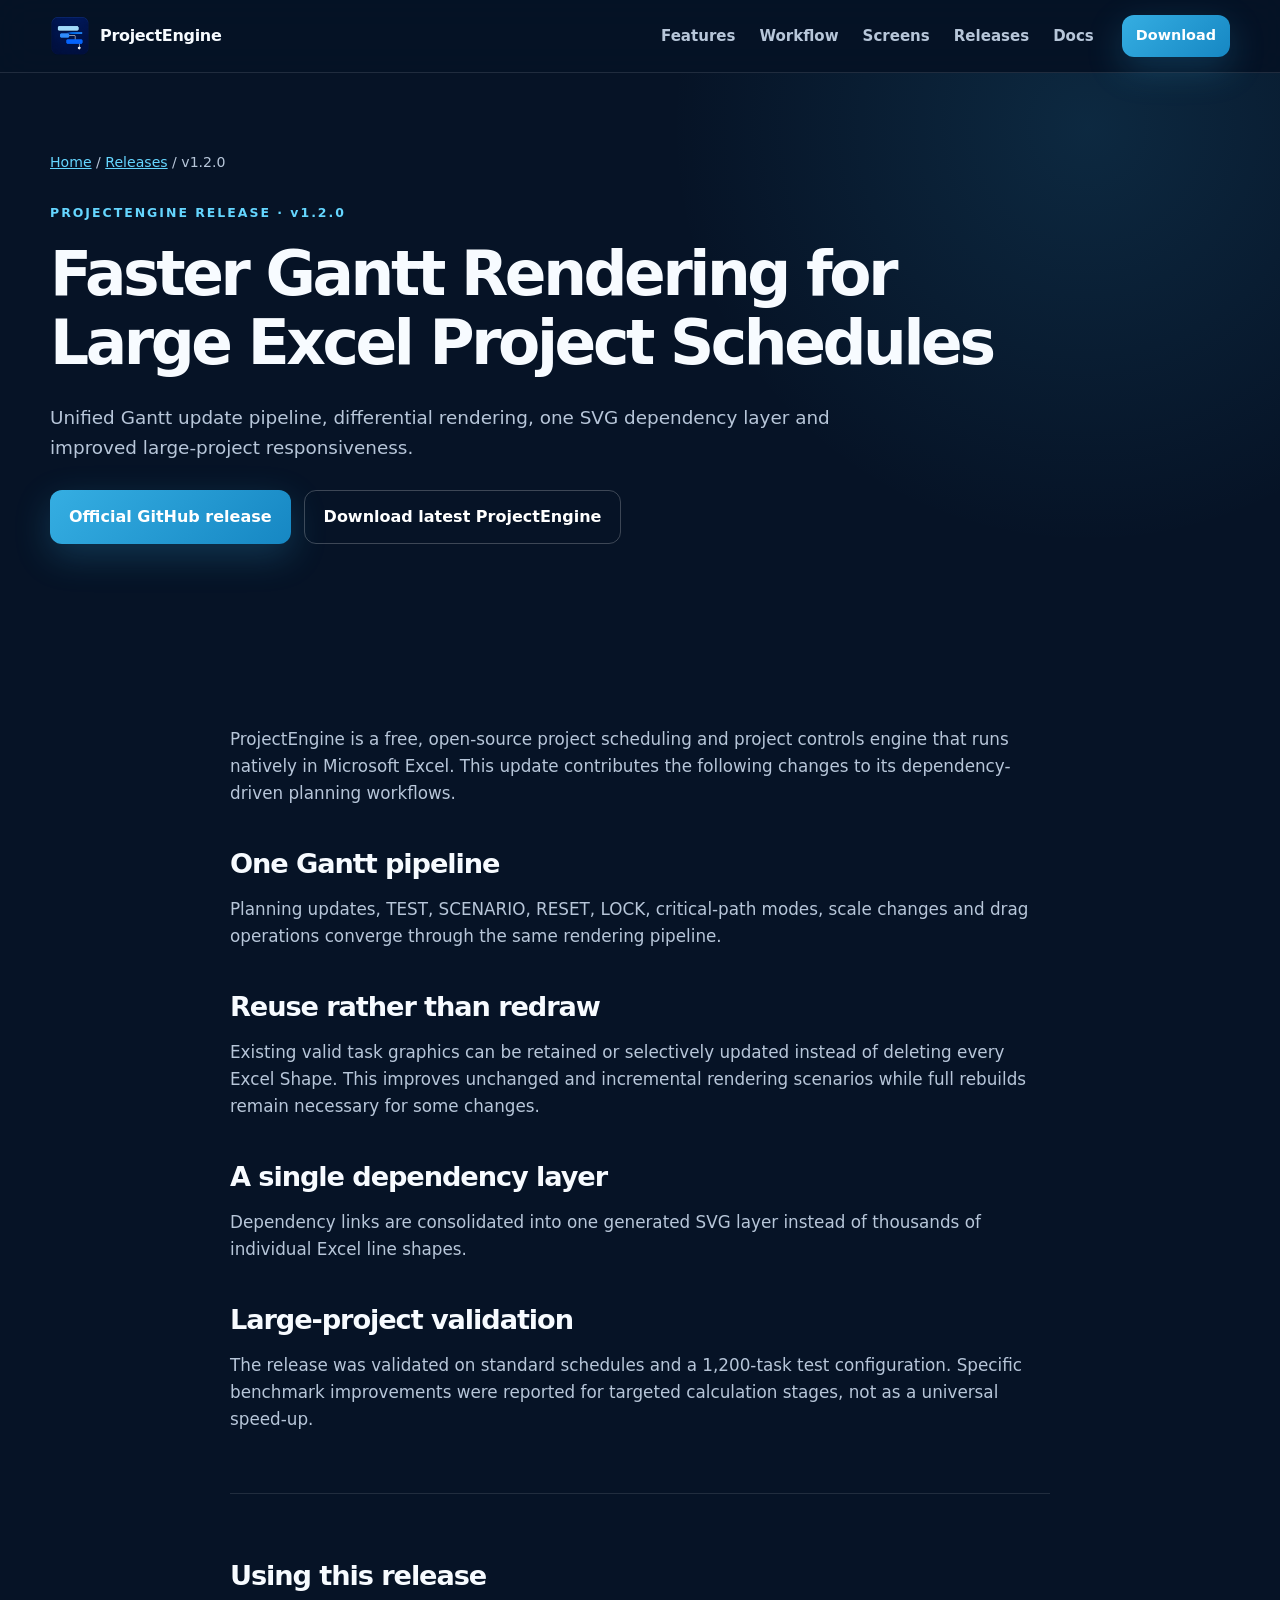
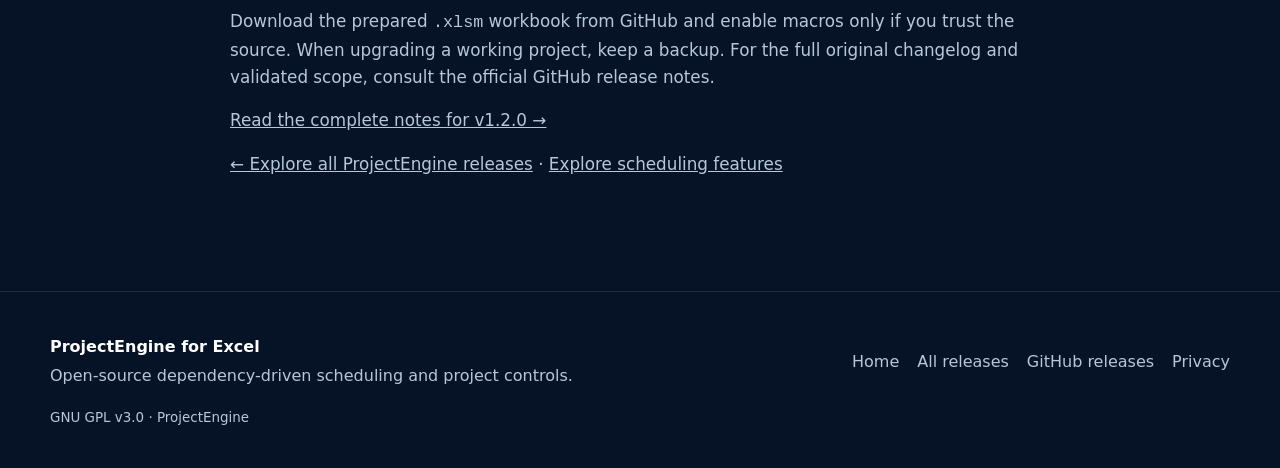
<file: releases/v1-2-0.html>
<!doctype html>
<html lang="en"><head><meta charset="utf-8"><meta name="viewport" content="width=device-width, initial-scale=1">
<title>ProjectEngine v1.2.0 — Unified Gantt Engine &amp; Large-Project Improvements — ProjectEngine</title><meta name="description" content="Unified Gantt update pipeline, differential rendering, one SVG dependency layer and improved large-project responsiveness."><meta name="robots" content="index,follow,max-image-preview:large"><meta name="theme-color" content="#07152a">
<link rel="canonical" href="https://tmailletfr.github.io/ProjectEngine/releases/v1-2-0.html"><link rel="icon" type="image/png" href="../assets/favicon.png?v=2"><link rel="stylesheet" href="../assets/styles.css?v=5">
<meta property="og:type" content="article"><meta property="og:title" content="ProjectEngine v1.2.0 — Unified Gantt Engine &amp; Large-Project Improvements"><meta property="og:description" content="Unified Gantt update pipeline, differential rendering, one SVG dependency layer and improved large-project responsiveness."><meta property="og:url" content="https://tmailletfr.github.io/ProjectEngine/releases/v1-2-0.html"><meta property="og:image" content="https://tmailletfr.github.io/ProjectEngine/assets/social-preview.jpg">
<meta name="twitter:card" content="summary_large_image"><meta name="twitter:title" content="ProjectEngine v1.2.0 — Unified Gantt Engine &amp; Large-Project Improvements"><meta name="twitter:description" content="Unified Gantt update pipeline, differential rendering, one SVG dependency layer and improved large-project responsiveness."><meta name="twitter:image" content="https://tmailletfr.github.io/ProjectEngine/assets/social-preview.jpg">
<script type="application/ld+json">{"@context": "https://schema.org", "@type": "TechArticle", "headline": "Faster Gantt Rendering for Large Excel Project Schedules", "description": "Unified Gantt update pipeline, differential rendering, one SVG dependency layer and improved large-project responsiveness.", "url": "https://tmailletfr.github.io/ProjectEngine/releases/v1-2-0.html", "inLanguage": "en", "about": {"@type": "SoftwareApplication", "name": "ProjectEngine", "url": "https://tmailletfr.github.io/ProjectEngine/"}, "author": {"@type": "Person", "name": "Thibaut Maillet"}, "isPartOf": {"@type": "CollectionPage", "url": "https://tmailletfr.github.io/ProjectEngine/releases/"}, "mainEntityOfPage": "https://tmailletfr.github.io/ProjectEngine/releases/v1-2-0.html"}</script></head><body><a class="skip-link" href="#main">Skip to content</a>
<header class="site-header"><div class="container nav-wrap"><a class="brand" href="../index.html" aria-label="ProjectEngine home"><img src="../assets/ProjectEngine_logo.png" alt="" width="40" height="40" style="width:40px;height:40px;display:block;object-fit:contain"><span>ProjectEngine</span></a>
<nav aria-label="Primary navigation"><a href="../index.html#features">Features</a><a href="../index.html#workflow">Workflow</a><a href="../index.html#screens">Screens</a><a href="index.html" aria-current="page">Releases</a><a href="https://github.com/TMailletFR/ProjectEngine/tree/main/Docs/en">Docs</a></nav><a class="button button-small" href="../download.html">Download</a></div></header>
<main id="main"><section class="release-hero"><div class="container"><div class="release-breadcrumb"><a href="../index.html">Home</a> / <a href="index.html">Releases</a> / v1.2.0</div><div class="eyebrow">PROJECTENGINE RELEASE · v1.2.0</div><h1 class="release-title">Faster Gantt Rendering for Large Excel Project Schedules</h1><p class="release-lead">Unified Gantt update pipeline, differential rendering, one SVG dependency layer and improved large-project responsiveness.</p><div class="release-top-actions"><a class="button" href="https://github.com/TMailletFR/ProjectEngine/releases/tag/v1.2.0">Official GitHub release</a><a class="button button-secondary" href="../download.html">Download latest ProjectEngine</a></div></div></section><section class="section"><article class="container release-content"><p>ProjectEngine is a free, open-source project scheduling and project controls engine that runs natively in Microsoft Excel. This update contributes the following changes to its dependency-driven planning workflows.</p><section><h2>One Gantt pipeline</h2><p>Planning updates, TEST, SCENARIO, RESET, LOCK, critical-path modes, scale changes and drag operations converge through the same rendering pipeline.</p></section><section><h2>Reuse rather than redraw</h2><p>Existing valid task graphics can be retained or selectively updated instead of deleting every Excel Shape. This improves unchanged and incremental rendering scenarios while full rebuilds remain necessary for some changes.</p></section><section><h2>A single dependency layer</h2><p>Dependency links are consolidated into one generated SVG layer instead of thousands of individual Excel line shapes.</p></section><section><h2>Large-project validation</h2><p>The release was validated on standard schedules and a 1,200-task test configuration. Specific benchmark improvements were reported for targeted calculation stages, not as a universal speed-up.</p></section><div class="release-bottom"><h2>Using this release</h2><p>Download the prepared <code>.xlsm</code> workbook from GitHub and enable macros only if you trust the source. When upgrading a working project, keep a backup. For the full original changelog and validated scope, consult the official GitHub release notes.</p><p><a href="https://github.com/TMailletFR/ProjectEngine/releases/tag/v1.2.0">Read the complete notes for v1.2.0 →</a></p><p><a href="index.html">← Explore all ProjectEngine releases</a> · <a href="../index.html#features">Explore scheduling features</a></p></div></article></section></main>
<footer><div class="container footer-grid"><div><strong>ProjectEngine for Excel</strong><p>Open-source dependency-driven scheduling and project controls.</p></div><div class="footer-links"><a href="../index.html">Home</a><a href="index.html">All releases</a><a href="https://github.com/TMailletFR/ProjectEngine/releases">GitHub releases</a><a href="../privacy.html">Privacy</a></div><div class="license">GNU GPL v3.0 · ProjectEngine</div></div></footer></body></html>
</file>
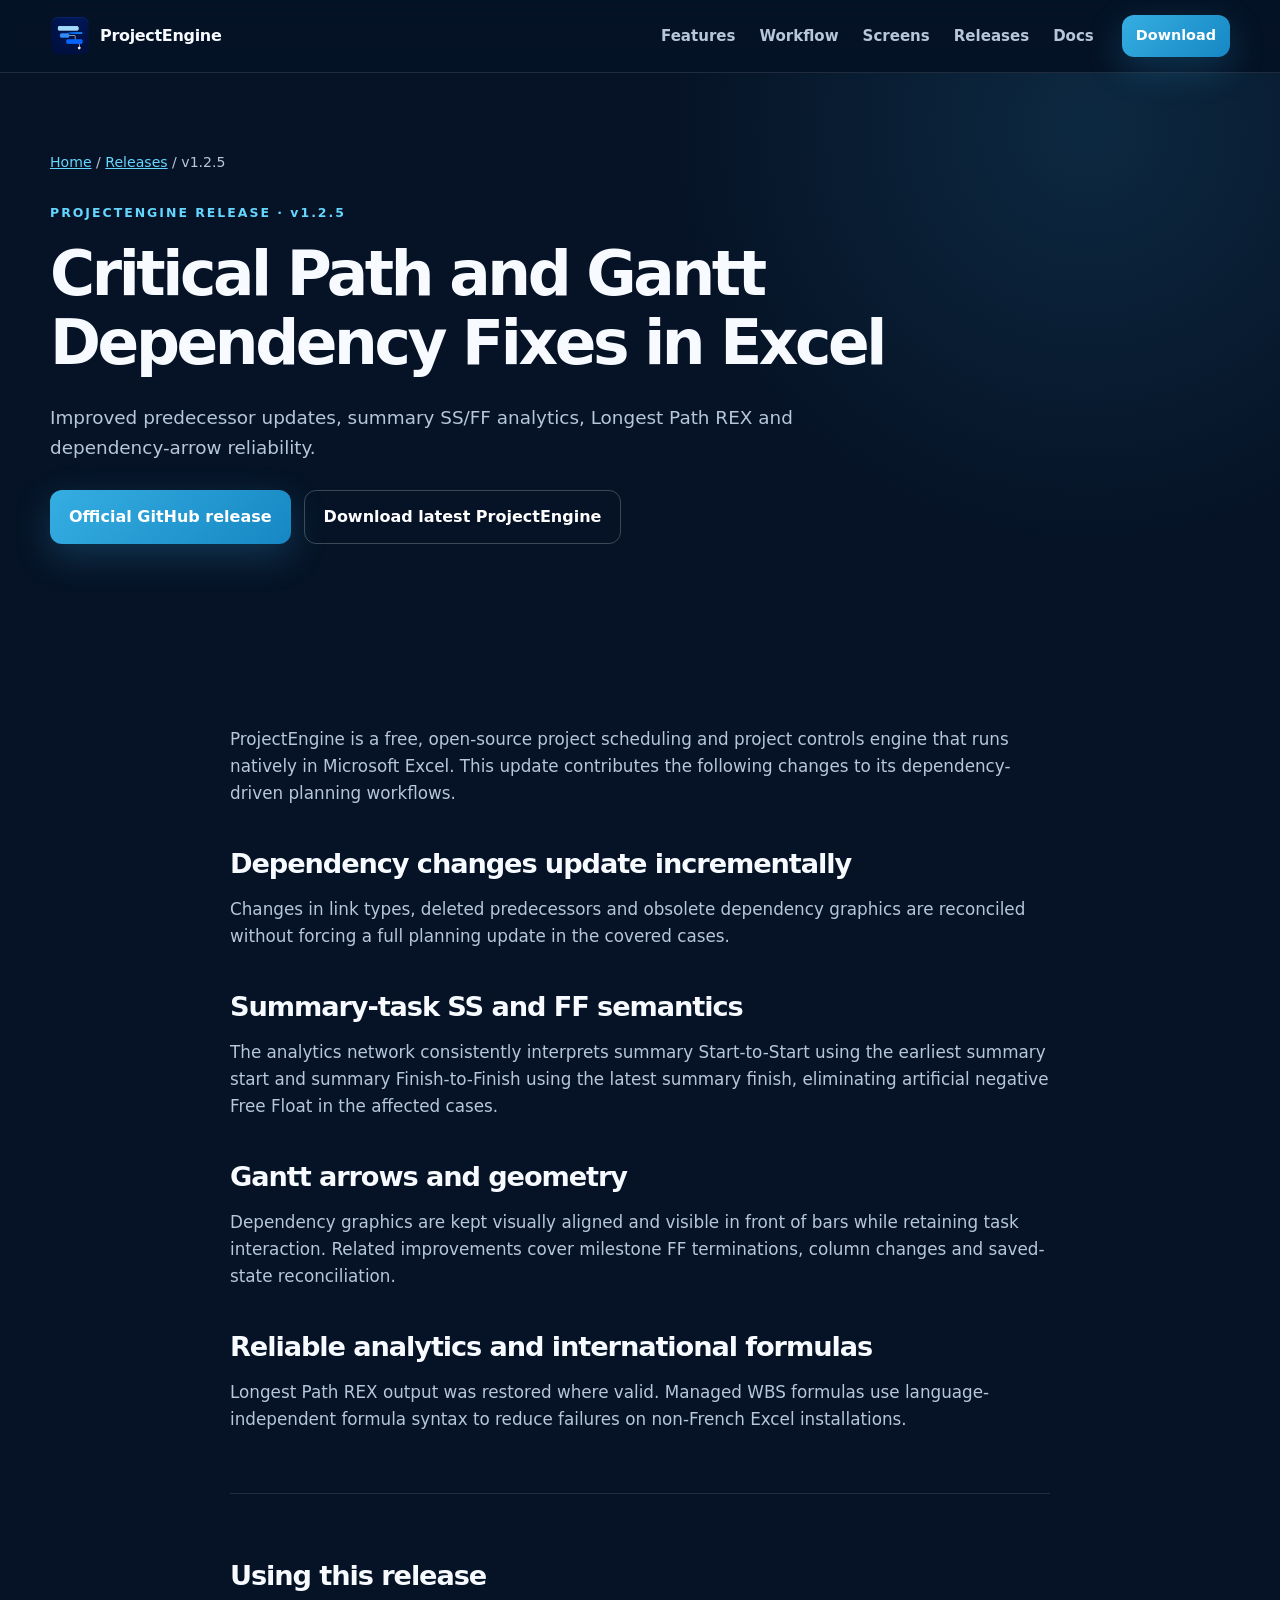
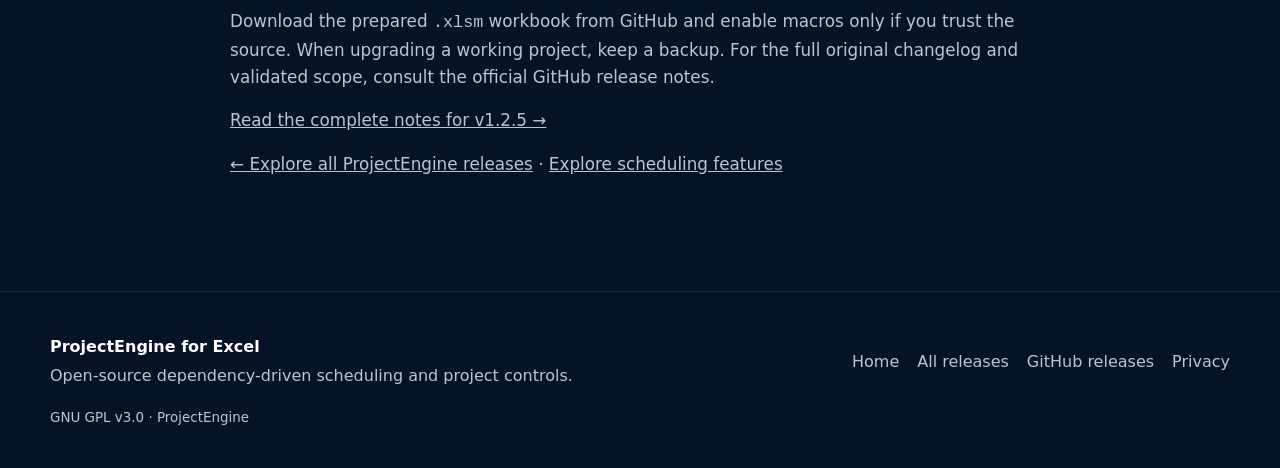
<file: releases/v1-2-5.html>
<!doctype html>
<html lang="en"><head><meta charset="utf-8"><meta name="viewport" content="width=device-width, initial-scale=1">
<title>ProjectEngine v1.2.5 — Scheduling Consistency &amp; Gantt Reliability — ProjectEngine</title><meta name="description" content="Improved predecessor updates, summary SS/FF analytics, Longest Path REX and dependency-arrow reliability."><meta name="robots" content="index,follow,max-image-preview:large"><meta name="theme-color" content="#07152a">
<link rel="canonical" href="https://tmailletfr.github.io/ProjectEngine/releases/v1-2-5.html"><link rel="icon" type="image/png" href="../assets/favicon.png?v=2"><link rel="stylesheet" href="../assets/styles.css?v=5">
<meta property="og:type" content="article"><meta property="og:title" content="ProjectEngine v1.2.5 — Scheduling Consistency &amp; Gantt Reliability"><meta property="og:description" content="Improved predecessor updates, summary SS/FF analytics, Longest Path REX and dependency-arrow reliability."><meta property="og:url" content="https://tmailletfr.github.io/ProjectEngine/releases/v1-2-5.html"><meta property="og:image" content="https://tmailletfr.github.io/ProjectEngine/assets/social-preview.jpg">
<meta name="twitter:card" content="summary_large_image"><meta name="twitter:title" content="ProjectEngine v1.2.5 — Scheduling Consistency &amp; Gantt Reliability"><meta name="twitter:description" content="Improved predecessor updates, summary SS/FF analytics, Longest Path REX and dependency-arrow reliability."><meta name="twitter:image" content="https://tmailletfr.github.io/ProjectEngine/assets/social-preview.jpg">
<script type="application/ld+json">{"@context": "https://schema.org", "@type": "TechArticle", "headline": "Critical Path and Gantt Dependency Fixes in Excel", "description": "Improved predecessor updates, summary SS/FF analytics, Longest Path REX and dependency-arrow reliability.", "url": "https://tmailletfr.github.io/ProjectEngine/releases/v1-2-5.html", "inLanguage": "en", "about": {"@type": "SoftwareApplication", "name": "ProjectEngine", "url": "https://tmailletfr.github.io/ProjectEngine/"}, "author": {"@type": "Person", "name": "Thibaut Maillet"}, "isPartOf": {"@type": "CollectionPage", "url": "https://tmailletfr.github.io/ProjectEngine/releases/"}, "mainEntityOfPage": "https://tmailletfr.github.io/ProjectEngine/releases/v1-2-5.html"}</script></head><body><a class="skip-link" href="#main">Skip to content</a>
<header class="site-header"><div class="container nav-wrap"><a class="brand" href="../index.html" aria-label="ProjectEngine home"><img src="../assets/ProjectEngine_logo.png" alt="" width="40" height="40" style="width:40px;height:40px;display:block;object-fit:contain"><span>ProjectEngine</span></a>
<nav aria-label="Primary navigation"><a href="../index.html#features">Features</a><a href="../index.html#workflow">Workflow</a><a href="../index.html#screens">Screens</a><a href="index.html" aria-current="page">Releases</a><a href="https://github.com/TMailletFR/ProjectEngine/tree/main/Docs/en">Docs</a></nav><a class="button button-small" href="../download.html">Download</a></div></header>
<main id="main"><section class="release-hero"><div class="container"><div class="release-breadcrumb"><a href="../index.html">Home</a> / <a href="index.html">Releases</a> / v1.2.5</div><div class="eyebrow">PROJECTENGINE RELEASE · v1.2.5</div><h1 class="release-title">Critical Path and Gantt Dependency Fixes in Excel</h1><p class="release-lead">Improved predecessor updates, summary SS/FF analytics, Longest Path REX and dependency-arrow reliability.</p><div class="release-top-actions"><a class="button" href="https://github.com/TMailletFR/ProjectEngine/releases/tag/v1.2.5">Official GitHub release</a><a class="button button-secondary" href="../download.html">Download latest ProjectEngine</a></div></div></section><section class="section"><article class="container release-content"><p>ProjectEngine is a free, open-source project scheduling and project controls engine that runs natively in Microsoft Excel. This update contributes the following changes to its dependency-driven planning workflows.</p><section><h2>Dependency changes update incrementally</h2><p>Changes in link types, deleted predecessors and obsolete dependency graphics are reconciled without forcing a full planning update in the covered cases.</p></section><section><h2>Summary-task SS and FF semantics</h2><p>The analytics network consistently interprets summary Start-to-Start using the earliest summary start and summary Finish-to-Finish using the latest summary finish, eliminating artificial negative Free Float in the affected cases.</p></section><section><h2>Gantt arrows and geometry</h2><p>Dependency graphics are kept visually aligned and visible in front of bars while retaining task interaction. Related improvements cover milestone FF terminations, column changes and saved-state reconciliation.</p></section><section><h2>Reliable analytics and international formulas</h2><p>Longest Path REX output was restored where valid. Managed WBS formulas use language-independent formula syntax to reduce failures on non-French Excel installations.</p></section><div class="release-bottom"><h2>Using this release</h2><p>Download the prepared <code>.xlsm</code> workbook from GitHub and enable macros only if you trust the source. When upgrading a working project, keep a backup. For the full original changelog and validated scope, consult the official GitHub release notes.</p><p><a href="https://github.com/TMailletFR/ProjectEngine/releases/tag/v1.2.5">Read the complete notes for v1.2.5 →</a></p><p><a href="index.html">← Explore all ProjectEngine releases</a> · <a href="../index.html#features">Explore scheduling features</a></p></div></article></section></main>
<footer><div class="container footer-grid"><div><strong>ProjectEngine for Excel</strong><p>Open-source dependency-driven scheduling and project controls.</p></div><div class="footer-links"><a href="../index.html">Home</a><a href="index.html">All releases</a><a href="https://github.com/TMailletFR/ProjectEngine/releases">GitHub releases</a><a href="../privacy.html">Privacy</a></div><div class="license">GNU GPL v3.0 · ProjectEngine</div></div></footer></body></html>
</file>
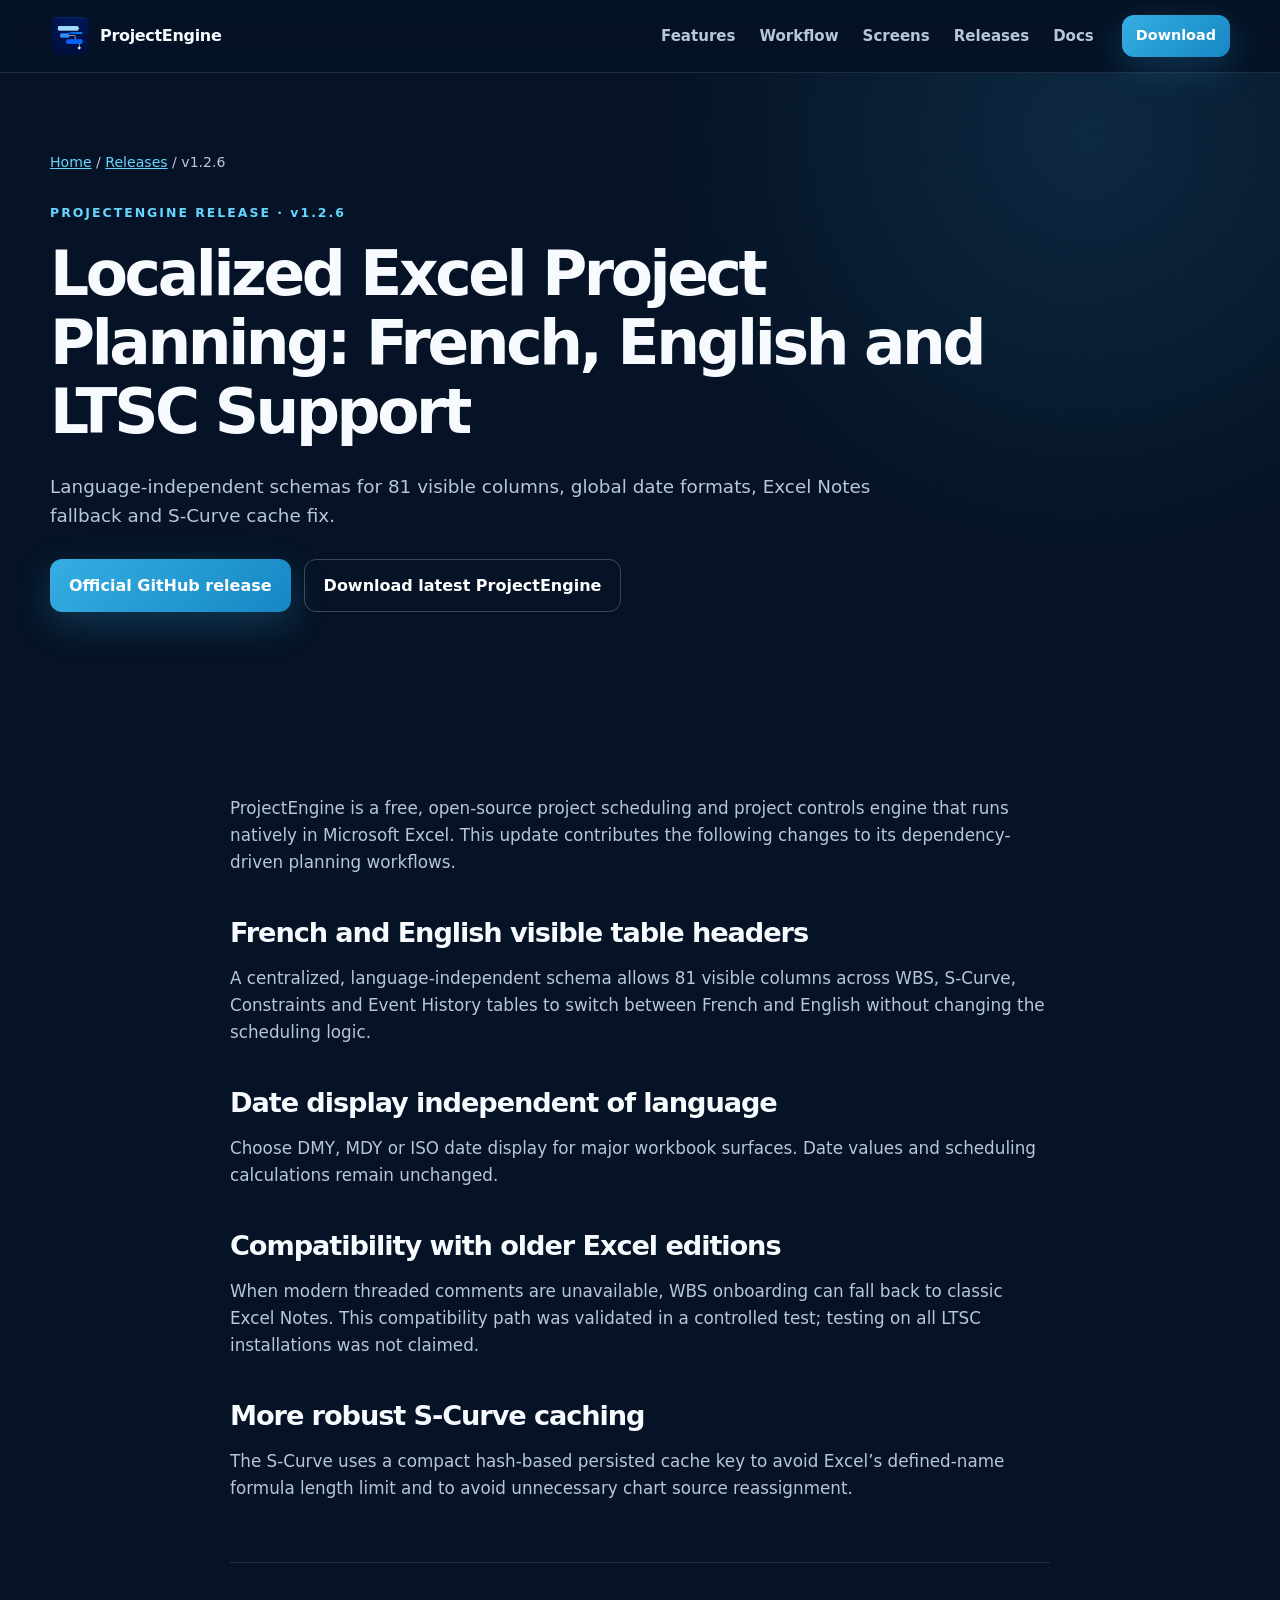
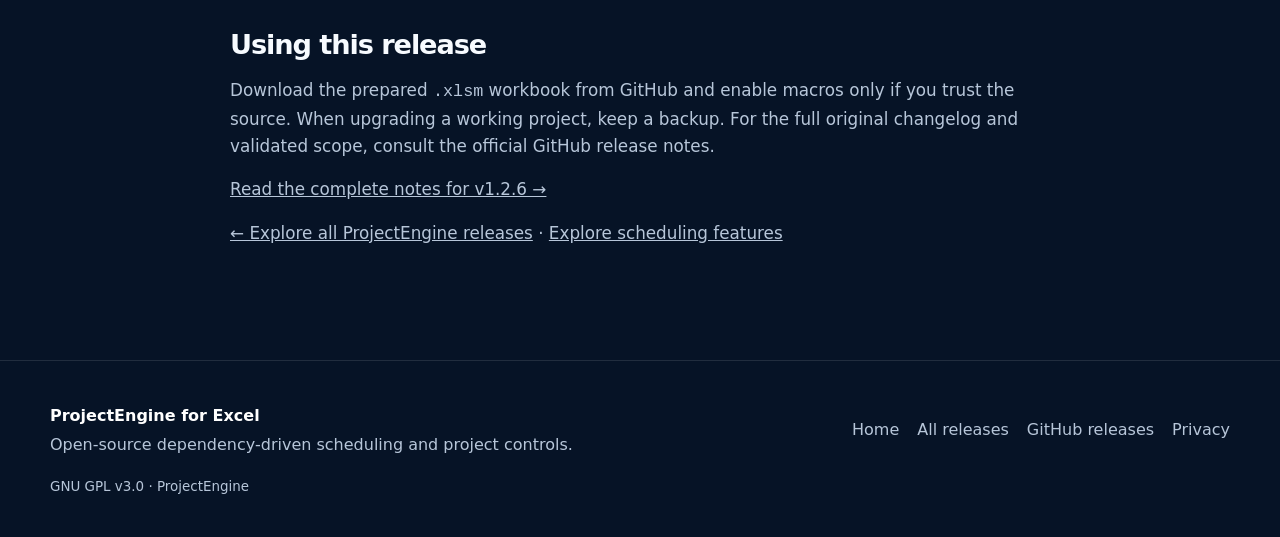
<file: releases/v1-2-6.html>
<!doctype html>
<html lang="en"><head><meta charset="utf-8"><meta name="viewport" content="width=device-width, initial-scale=1">
<title>ProjectEngine v1.2.6 — Internationalization &amp; Excel Compatibility — ProjectEngine</title><meta name="description" content="Language-independent schemas for 81 visible columns, global date formats, Excel Notes fallback and S-Curve cache fix."><meta name="robots" content="index,follow,max-image-preview:large"><meta name="theme-color" content="#07152a">
<link rel="canonical" href="https://tmailletfr.github.io/ProjectEngine/releases/v1-2-6.html"><link rel="icon" type="image/png" href="../assets/favicon.png?v=2"><link rel="stylesheet" href="../assets/styles.css?v=5">
<meta property="og:type" content="article"><meta property="og:title" content="ProjectEngine v1.2.6 — Internationalization &amp; Excel Compatibility"><meta property="og:description" content="Language-independent schemas for 81 visible columns, global date formats, Excel Notes fallback and S-Curve cache fix."><meta property="og:url" content="https://tmailletfr.github.io/ProjectEngine/releases/v1-2-6.html"><meta property="og:image" content="https://tmailletfr.github.io/ProjectEngine/assets/social-preview.jpg">
<meta name="twitter:card" content="summary_large_image"><meta name="twitter:title" content="ProjectEngine v1.2.6 — Internationalization &amp; Excel Compatibility"><meta name="twitter:description" content="Language-independent schemas for 81 visible columns, global date formats, Excel Notes fallback and S-Curve cache fix."><meta name="twitter:image" content="https://tmailletfr.github.io/ProjectEngine/assets/social-preview.jpg">
<script type="application/ld+json">{"@context": "https://schema.org", "@type": "TechArticle", "headline": "Localized Excel Project Planning: French, English and LTSC Support", "description": "Language-independent schemas for 81 visible columns, global date formats, Excel Notes fallback and S-Curve cache fix.", "url": "https://tmailletfr.github.io/ProjectEngine/releases/v1-2-6.html", "inLanguage": "en", "about": {"@type": "SoftwareApplication", "name": "ProjectEngine", "url": "https://tmailletfr.github.io/ProjectEngine/"}, "author": {"@type": "Person", "name": "Thibaut Maillet"}, "isPartOf": {"@type": "CollectionPage", "url": "https://tmailletfr.github.io/ProjectEngine/releases/"}, "mainEntityOfPage": "https://tmailletfr.github.io/ProjectEngine/releases/v1-2-6.html"}</script></head><body><a class="skip-link" href="#main">Skip to content</a>
<header class="site-header"><div class="container nav-wrap"><a class="brand" href="../index.html" aria-label="ProjectEngine home"><img src="../assets/ProjectEngine_logo.png" alt="" width="40" height="40" style="width:40px;height:40px;display:block;object-fit:contain"><span>ProjectEngine</span></a>
<nav aria-label="Primary navigation"><a href="../index.html#features">Features</a><a href="../index.html#workflow">Workflow</a><a href="../index.html#screens">Screens</a><a href="index.html" aria-current="page">Releases</a><a href="https://github.com/TMailletFR/ProjectEngine/tree/main/Docs/en">Docs</a></nav><a class="button button-small" href="../download.html">Download</a></div></header>
<main id="main"><section class="release-hero"><div class="container"><div class="release-breadcrumb"><a href="../index.html">Home</a> / <a href="index.html">Releases</a> / v1.2.6</div><div class="eyebrow">PROJECTENGINE RELEASE · v1.2.6</div><h1 class="release-title">Localized Excel Project Planning: French, English and LTSC Support</h1><p class="release-lead">Language-independent schemas for 81 visible columns, global date formats, Excel Notes fallback and S-Curve cache fix.</p><div class="release-top-actions"><a class="button" href="https://github.com/TMailletFR/ProjectEngine/releases/tag/v1.2.6">Official GitHub release</a><a class="button button-secondary" href="../download.html">Download latest ProjectEngine</a></div></div></section><section class="section"><article class="container release-content"><p>ProjectEngine is a free, open-source project scheduling and project controls engine that runs natively in Microsoft Excel. This update contributes the following changes to its dependency-driven planning workflows.</p><section><h2>French and English visible table headers</h2><p>A centralized, language-independent schema allows 81 visible columns across WBS, S-Curve, Constraints and Event History tables to switch between French and English without changing the scheduling logic.</p></section><section><h2>Date display independent of language</h2><p>Choose DMY, MDY or ISO date display for major workbook surfaces. Date values and scheduling calculations remain unchanged.</p></section><section><h2>Compatibility with older Excel editions</h2><p>When modern threaded comments are unavailable, WBS onboarding can fall back to classic Excel Notes. This compatibility path was validated in a controlled test; testing on all LTSC installations was not claimed.</p></section><section><h2>More robust S-Curve caching</h2><p>The S-Curve uses a compact hash-based persisted cache key to avoid Excel’s defined-name formula length limit and to avoid unnecessary chart source reassignment.</p></section><div class="release-bottom"><h2>Using this release</h2><p>Download the prepared <code>.xlsm</code> workbook from GitHub and enable macros only if you trust the source. When upgrading a working project, keep a backup. For the full original changelog and validated scope, consult the official GitHub release notes.</p><p><a href="https://github.com/TMailletFR/ProjectEngine/releases/tag/v1.2.6">Read the complete notes for v1.2.6 →</a></p><p><a href="index.html">← Explore all ProjectEngine releases</a> · <a href="../index.html#features">Explore scheduling features</a></p></div></article></section></main>
<footer><div class="container footer-grid"><div><strong>ProjectEngine for Excel</strong><p>Open-source dependency-driven scheduling and project controls.</p></div><div class="footer-links"><a href="../index.html">Home</a><a href="index.html">All releases</a><a href="https://github.com/TMailletFR/ProjectEngine/releases">GitHub releases</a><a href="../privacy.html">Privacy</a></div><div class="license">GNU GPL v3.0 · ProjectEngine</div></div></footer></body></html>
</file>
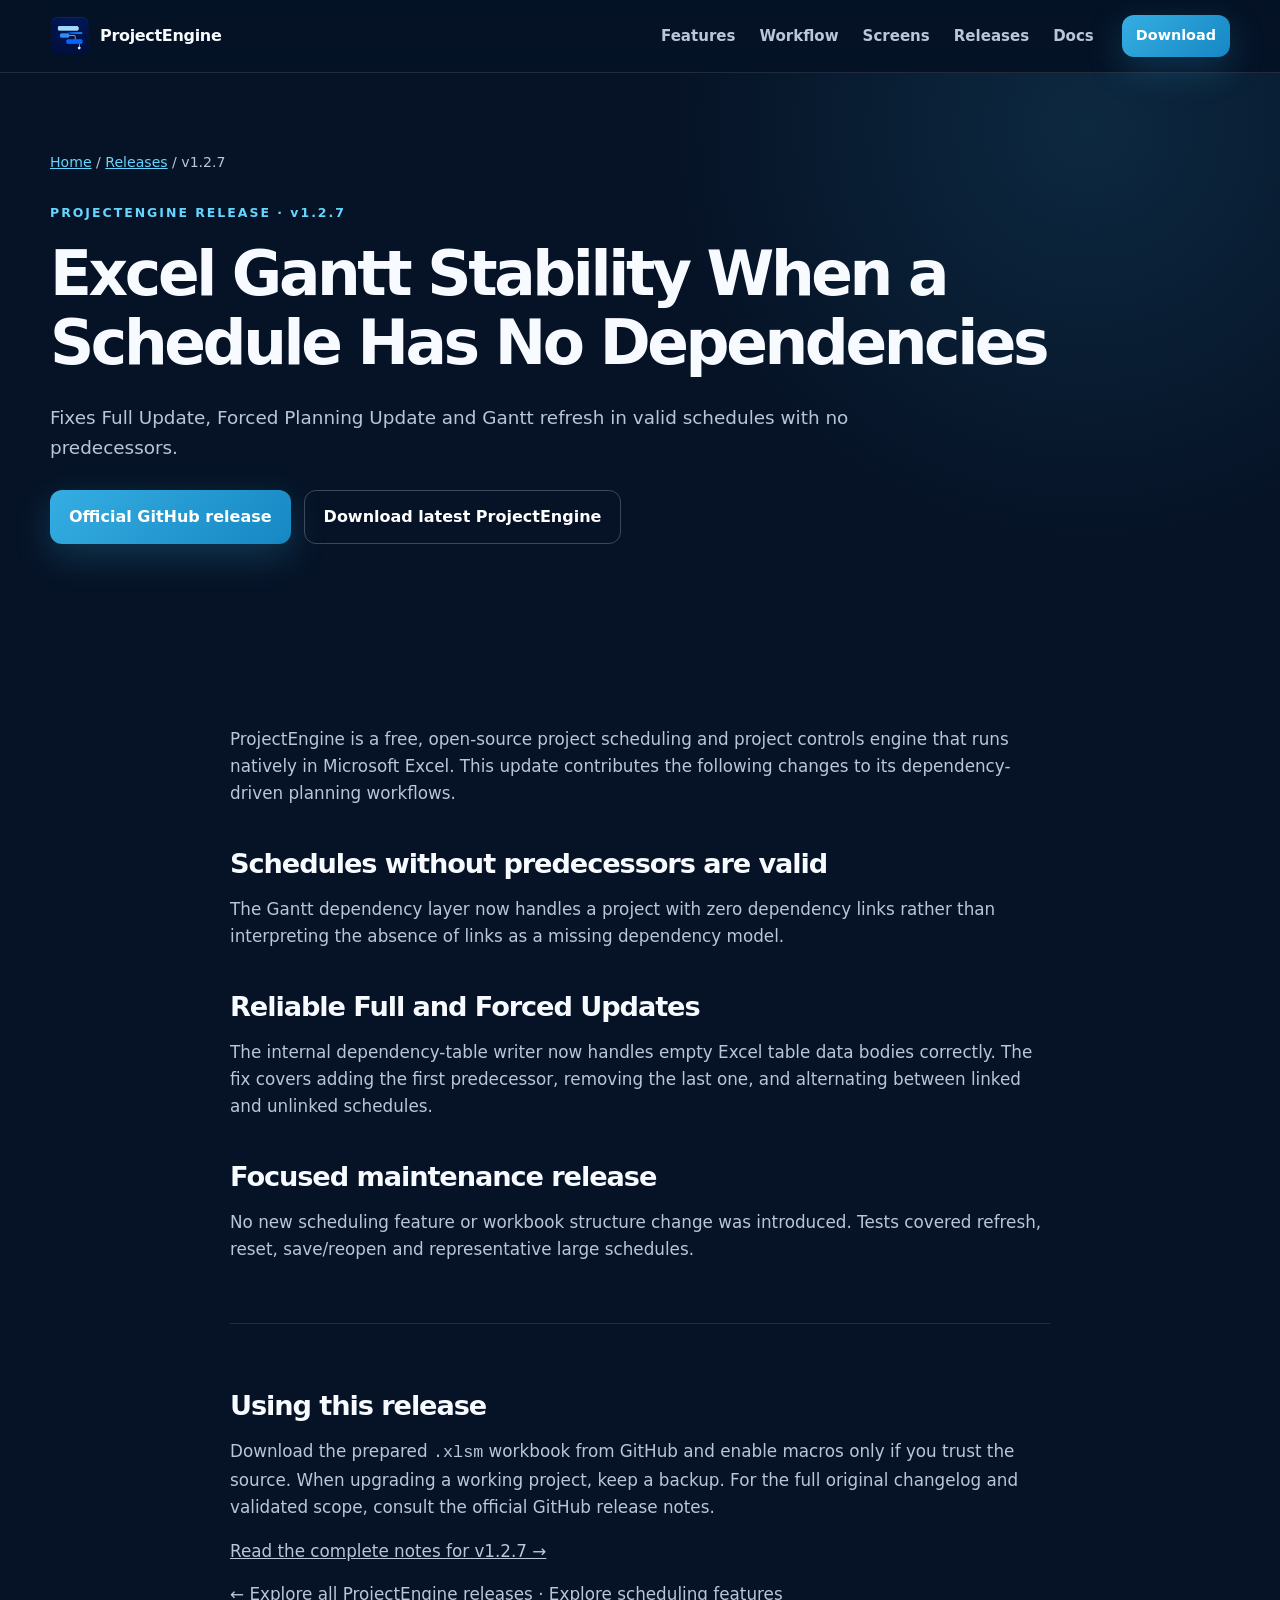
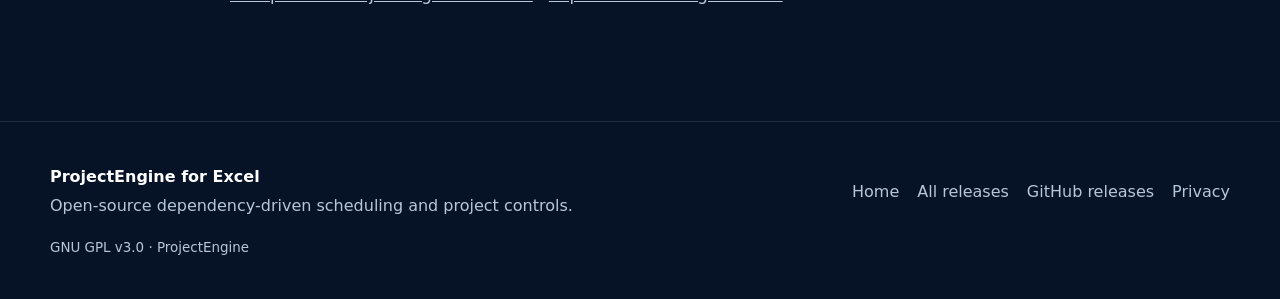
<file: releases/v1-2-7.html>
<!doctype html>
<html lang="en"><head><meta charset="utf-8"><meta name="viewport" content="width=device-width, initial-scale=1">
<title>ProjectEngine v1.2.7 — Zero-Dependency Stability Hotfix — ProjectEngine</title><meta name="description" content="Fixes Full Update, Forced Planning Update and Gantt refresh in valid schedules with no predecessors."><meta name="robots" content="index,follow,max-image-preview:large"><meta name="theme-color" content="#07152a">
<link rel="canonical" href="https://tmailletfr.github.io/ProjectEngine/releases/v1-2-7.html"><link rel="icon" type="image/png" href="../assets/favicon.png?v=2"><link rel="stylesheet" href="../assets/styles.css?v=5">
<meta property="og:type" content="article"><meta property="og:title" content="ProjectEngine v1.2.7 — Zero-Dependency Stability Hotfix"><meta property="og:description" content="Fixes Full Update, Forced Planning Update and Gantt refresh in valid schedules with no predecessors."><meta property="og:url" content="https://tmailletfr.github.io/ProjectEngine/releases/v1-2-7.html"><meta property="og:image" content="https://tmailletfr.github.io/ProjectEngine/assets/social-preview.jpg">
<meta name="twitter:card" content="summary_large_image"><meta name="twitter:title" content="ProjectEngine v1.2.7 — Zero-Dependency Stability Hotfix"><meta name="twitter:description" content="Fixes Full Update, Forced Planning Update and Gantt refresh in valid schedules with no predecessors."><meta name="twitter:image" content="https://tmailletfr.github.io/ProjectEngine/assets/social-preview.jpg">
<script type="application/ld+json">{"@context": "https://schema.org", "@type": "TechArticle", "headline": "Excel Gantt Stability When a Schedule Has No Dependencies", "description": "Fixes Full Update, Forced Planning Update and Gantt refresh in valid schedules with no predecessors.", "url": "https://tmailletfr.github.io/ProjectEngine/releases/v1-2-7.html", "inLanguage": "en", "about": {"@type": "SoftwareApplication", "name": "ProjectEngine", "url": "https://tmailletfr.github.io/ProjectEngine/"}, "author": {"@type": "Person", "name": "Thibaut Maillet"}, "isPartOf": {"@type": "CollectionPage", "url": "https://tmailletfr.github.io/ProjectEngine/releases/"}, "mainEntityOfPage": "https://tmailletfr.github.io/ProjectEngine/releases/v1-2-7.html"}</script></head><body><a class="skip-link" href="#main">Skip to content</a>
<header class="site-header"><div class="container nav-wrap"><a class="brand" href="../index.html" aria-label="ProjectEngine home"><img src="../assets/ProjectEngine_logo.png" alt="" width="40" height="40" style="width:40px;height:40px;display:block;object-fit:contain"><span>ProjectEngine</span></a>
<nav aria-label="Primary navigation"><a href="../index.html#features">Features</a><a href="../index.html#workflow">Workflow</a><a href="../index.html#screens">Screens</a><a href="index.html" aria-current="page">Releases</a><a href="https://github.com/TMailletFR/ProjectEngine/tree/main/Docs/en">Docs</a></nav><a class="button button-small" href="../download.html">Download</a></div></header>
<main id="main"><section class="release-hero"><div class="container"><div class="release-breadcrumb"><a href="../index.html">Home</a> / <a href="index.html">Releases</a> / v1.2.7</div><div class="eyebrow">PROJECTENGINE RELEASE · v1.2.7</div><h1 class="release-title">Excel Gantt Stability When a Schedule Has No Dependencies</h1><p class="release-lead">Fixes Full Update, Forced Planning Update and Gantt refresh in valid schedules with no predecessors.</p><div class="release-top-actions"><a class="button" href="https://github.com/TMailletFR/ProjectEngine/releases/tag/v1.2.7">Official GitHub release</a><a class="button button-secondary" href="../download.html">Download latest ProjectEngine</a></div></div></section><section class="section"><article class="container release-content"><p>ProjectEngine is a free, open-source project scheduling and project controls engine that runs natively in Microsoft Excel. This update contributes the following changes to its dependency-driven planning workflows.</p><section><h2>Schedules without predecessors are valid</h2><p>The Gantt dependency layer now handles a project with zero dependency links rather than interpreting the absence of links as a missing dependency model.</p></section><section><h2>Reliable Full and Forced Updates</h2><p>The internal dependency-table writer now handles empty Excel table data bodies correctly. The fix covers adding the first predecessor, removing the last one, and alternating between linked and unlinked schedules.</p></section><section><h2>Focused maintenance release</h2><p>No new scheduling feature or workbook structure change was introduced. Tests covered refresh, reset, save/reopen and representative large schedules.</p></section><div class="release-bottom"><h2>Using this release</h2><p>Download the prepared <code>.xlsm</code> workbook from GitHub and enable macros only if you trust the source. When upgrading a working project, keep a backup. For the full original changelog and validated scope, consult the official GitHub release notes.</p><p><a href="https://github.com/TMailletFR/ProjectEngine/releases/tag/v1.2.7">Read the complete notes for v1.2.7 →</a></p><p><a href="index.html">← Explore all ProjectEngine releases</a> · <a href="../index.html#features">Explore scheduling features</a></p></div></article></section></main>
<footer><div class="container footer-grid"><div><strong>ProjectEngine for Excel</strong><p>Open-source dependency-driven scheduling and project controls.</p></div><div class="footer-links"><a href="../index.html">Home</a><a href="index.html">All releases</a><a href="https://github.com/TMailletFR/ProjectEngine/releases">GitHub releases</a><a href="../privacy.html">Privacy</a></div><div class="license">GNU GPL v3.0 · ProjectEngine</div></div></footer></body></html>
</file>
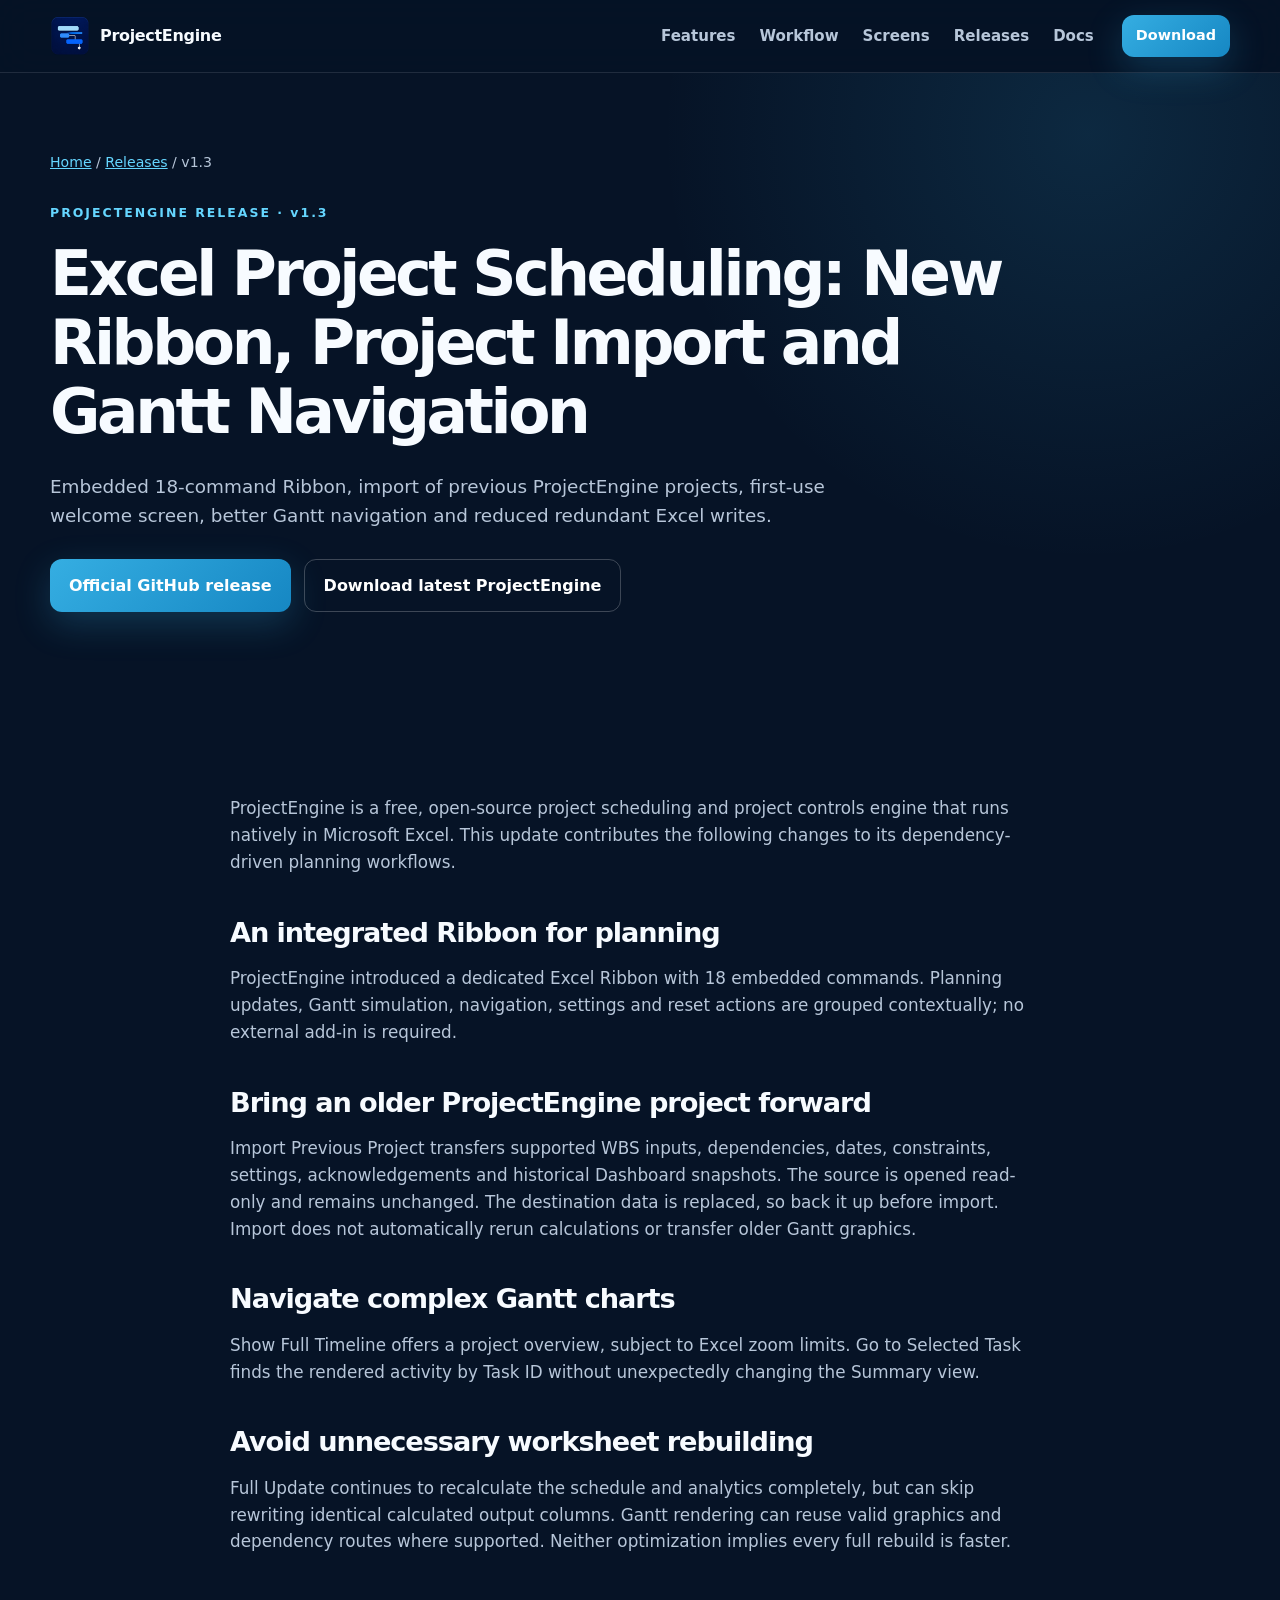
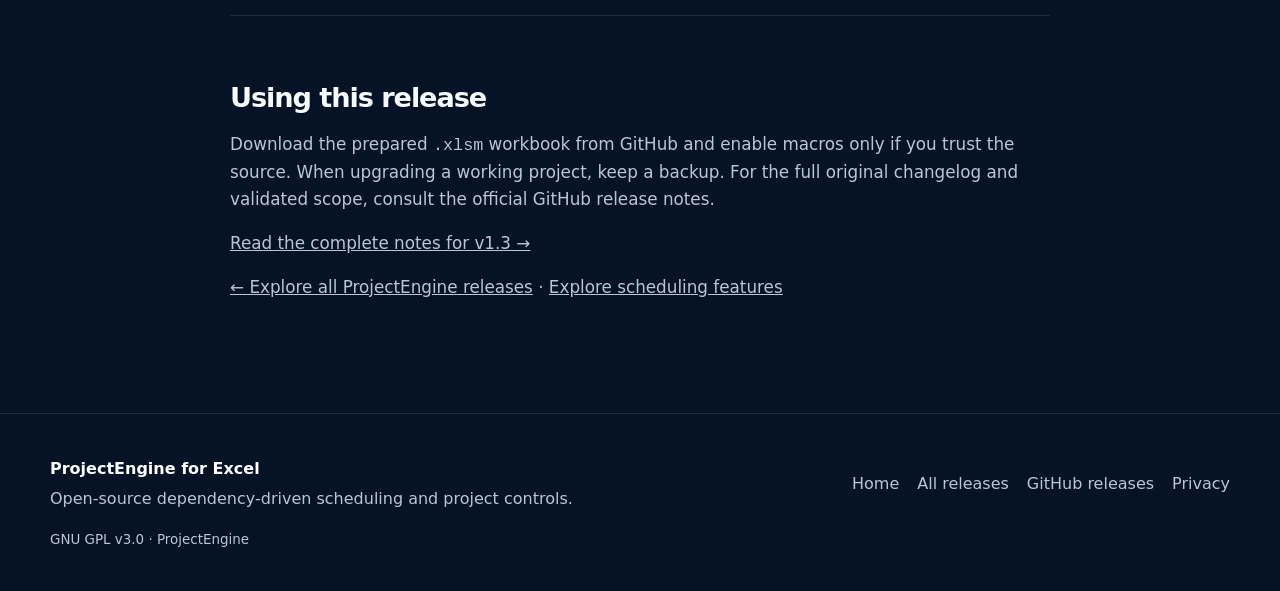
<file: releases/v1-3.html>
<!doctype html>
<html lang="en"><head><meta charset="utf-8"><meta name="viewport" content="width=device-width, initial-scale=1">
<title>ProjectEngine v1.3 — Excel Ribbon, Project Migration &amp; Gantt Navigation — ProjectEngine</title><meta name="description" content="Embedded 18-command Ribbon, import of previous ProjectEngine projects, first-use welcome screen, better Gantt navigation and reduced redundant Excel writes."><meta name="robots" content="index,follow,max-image-preview:large"><meta name="theme-color" content="#07152a">
<link rel="canonical" href="https://tmailletfr.github.io/ProjectEngine/releases/v1-3.html"><link rel="icon" type="image/png" href="../assets/favicon.png?v=2"><link rel="stylesheet" href="../assets/styles.css?v=5">
<meta property="og:type" content="article"><meta property="og:title" content="ProjectEngine v1.3 — Excel Ribbon, Project Migration &amp; Gantt Navigation"><meta property="og:description" content="Embedded 18-command Ribbon, import of previous ProjectEngine projects, first-use welcome screen, better Gantt navigation and reduced redundant Excel writes."><meta property="og:url" content="https://tmailletfr.github.io/ProjectEngine/releases/v1-3.html"><meta property="og:image" content="https://tmailletfr.github.io/ProjectEngine/assets/social-preview.jpg">
<meta name="twitter:card" content="summary_large_image"><meta name="twitter:title" content="ProjectEngine v1.3 — Excel Ribbon, Project Migration &amp; Gantt Navigation"><meta name="twitter:description" content="Embedded 18-command Ribbon, import of previous ProjectEngine projects, first-use welcome screen, better Gantt navigation and reduced redundant Excel writes."><meta name="twitter:image" content="https://tmailletfr.github.io/ProjectEngine/assets/social-preview.jpg">
<script type="application/ld+json">{"@context": "https://schema.org", "@type": "TechArticle", "headline": "Excel Project Scheduling: New Ribbon, Project Import and Gantt Navigation", "description": "Embedded 18-command Ribbon, import of previous ProjectEngine projects, first-use welcome screen, better Gantt navigation and reduced redundant Excel writes.", "url": "https://tmailletfr.github.io/ProjectEngine/releases/v1-3.html", "inLanguage": "en", "about": {"@type": "SoftwareApplication", "name": "ProjectEngine", "url": "https://tmailletfr.github.io/ProjectEngine/"}, "author": {"@type": "Person", "name": "Thibaut Maillet"}, "isPartOf": {"@type": "CollectionPage", "url": "https://tmailletfr.github.io/ProjectEngine/releases/"}, "mainEntityOfPage": "https://tmailletfr.github.io/ProjectEngine/releases/v1-3.html"}</script></head><body><a class="skip-link" href="#main">Skip to content</a>
<header class="site-header"><div class="container nav-wrap"><a class="brand" href="../index.html" aria-label="ProjectEngine home"><img src="../assets/ProjectEngine_logo.png" alt="" width="40" height="40" style="width:40px;height:40px;display:block;object-fit:contain"><span>ProjectEngine</span></a>
<nav aria-label="Primary navigation"><a href="../index.html#features">Features</a><a href="../index.html#workflow">Workflow</a><a href="../index.html#screens">Screens</a><a href="index.html" aria-current="page">Releases</a><a href="https://github.com/TMailletFR/ProjectEngine/tree/main/Docs/en">Docs</a></nav><a class="button button-small" href="../download.html">Download</a></div></header>
<main id="main"><section class="release-hero"><div class="container"><div class="release-breadcrumb"><a href="../index.html">Home</a> / <a href="index.html">Releases</a> / v1.3</div><div class="eyebrow">PROJECTENGINE RELEASE · v1.3</div><h1 class="release-title">Excel Project Scheduling: New Ribbon, Project Import and Gantt Navigation</h1><p class="release-lead">Embedded 18-command Ribbon, import of previous ProjectEngine projects, first-use welcome screen, better Gantt navigation and reduced redundant Excel writes.</p><div class="release-top-actions"><a class="button" href="https://github.com/TMailletFR/ProjectEngine/releases/tag/v1.3">Official GitHub release</a><a class="button button-secondary" href="../download.html">Download latest ProjectEngine</a></div></div></section><section class="section"><article class="container release-content"><p>ProjectEngine is a free, open-source project scheduling and project controls engine that runs natively in Microsoft Excel. This update contributes the following changes to its dependency-driven planning workflows.</p><section><h2>An integrated Ribbon for planning</h2><p>ProjectEngine introduced a dedicated Excel Ribbon with 18 embedded commands. Planning updates, Gantt simulation, navigation, settings and reset actions are grouped contextually; no external add-in is required.</p></section><section><h2>Bring an older ProjectEngine project forward</h2><p>Import Previous Project transfers supported WBS inputs, dependencies, dates, constraints, settings, acknowledgements and historical Dashboard snapshots. The source is opened read-only and remains unchanged. The destination data is replaced, so back it up before import. Import does not automatically rerun calculations or transfer older Gantt graphics.</p></section><section><h2>Navigate complex Gantt charts</h2><p>Show Full Timeline offers a project overview, subject to Excel zoom limits. Go to Selected Task finds the rendered activity by Task ID without unexpectedly changing the Summary view.</p></section><section><h2>Avoid unnecessary worksheet rebuilding</h2><p>Full Update continues to recalculate the schedule and analytics completely, but can skip rewriting identical calculated output columns. Gantt rendering can reuse valid graphics and dependency routes where supported. Neither optimization implies every full rebuild is faster.</p></section><div class="release-bottom"><h2>Using this release</h2><p>Download the prepared <code>.xlsm</code> workbook from GitHub and enable macros only if you trust the source. When upgrading a working project, keep a backup. For the full original changelog and validated scope, consult the official GitHub release notes.</p><p><a href="https://github.com/TMailletFR/ProjectEngine/releases/tag/v1.3">Read the complete notes for v1.3 →</a></p><p><a href="index.html">← Explore all ProjectEngine releases</a> · <a href="../index.html#features">Explore scheduling features</a></p></div></article></section></main>
<footer><div class="container footer-grid"><div><strong>ProjectEngine for Excel</strong><p>Open-source dependency-driven scheduling and project controls.</p></div><div class="footer-links"><a href="../index.html">Home</a><a href="index.html">All releases</a><a href="https://github.com/TMailletFR/ProjectEngine/releases">GitHub releases</a><a href="../privacy.html">Privacy</a></div><div class="license">GNU GPL v3.0 · ProjectEngine</div></div></footer></body></html>
</file>
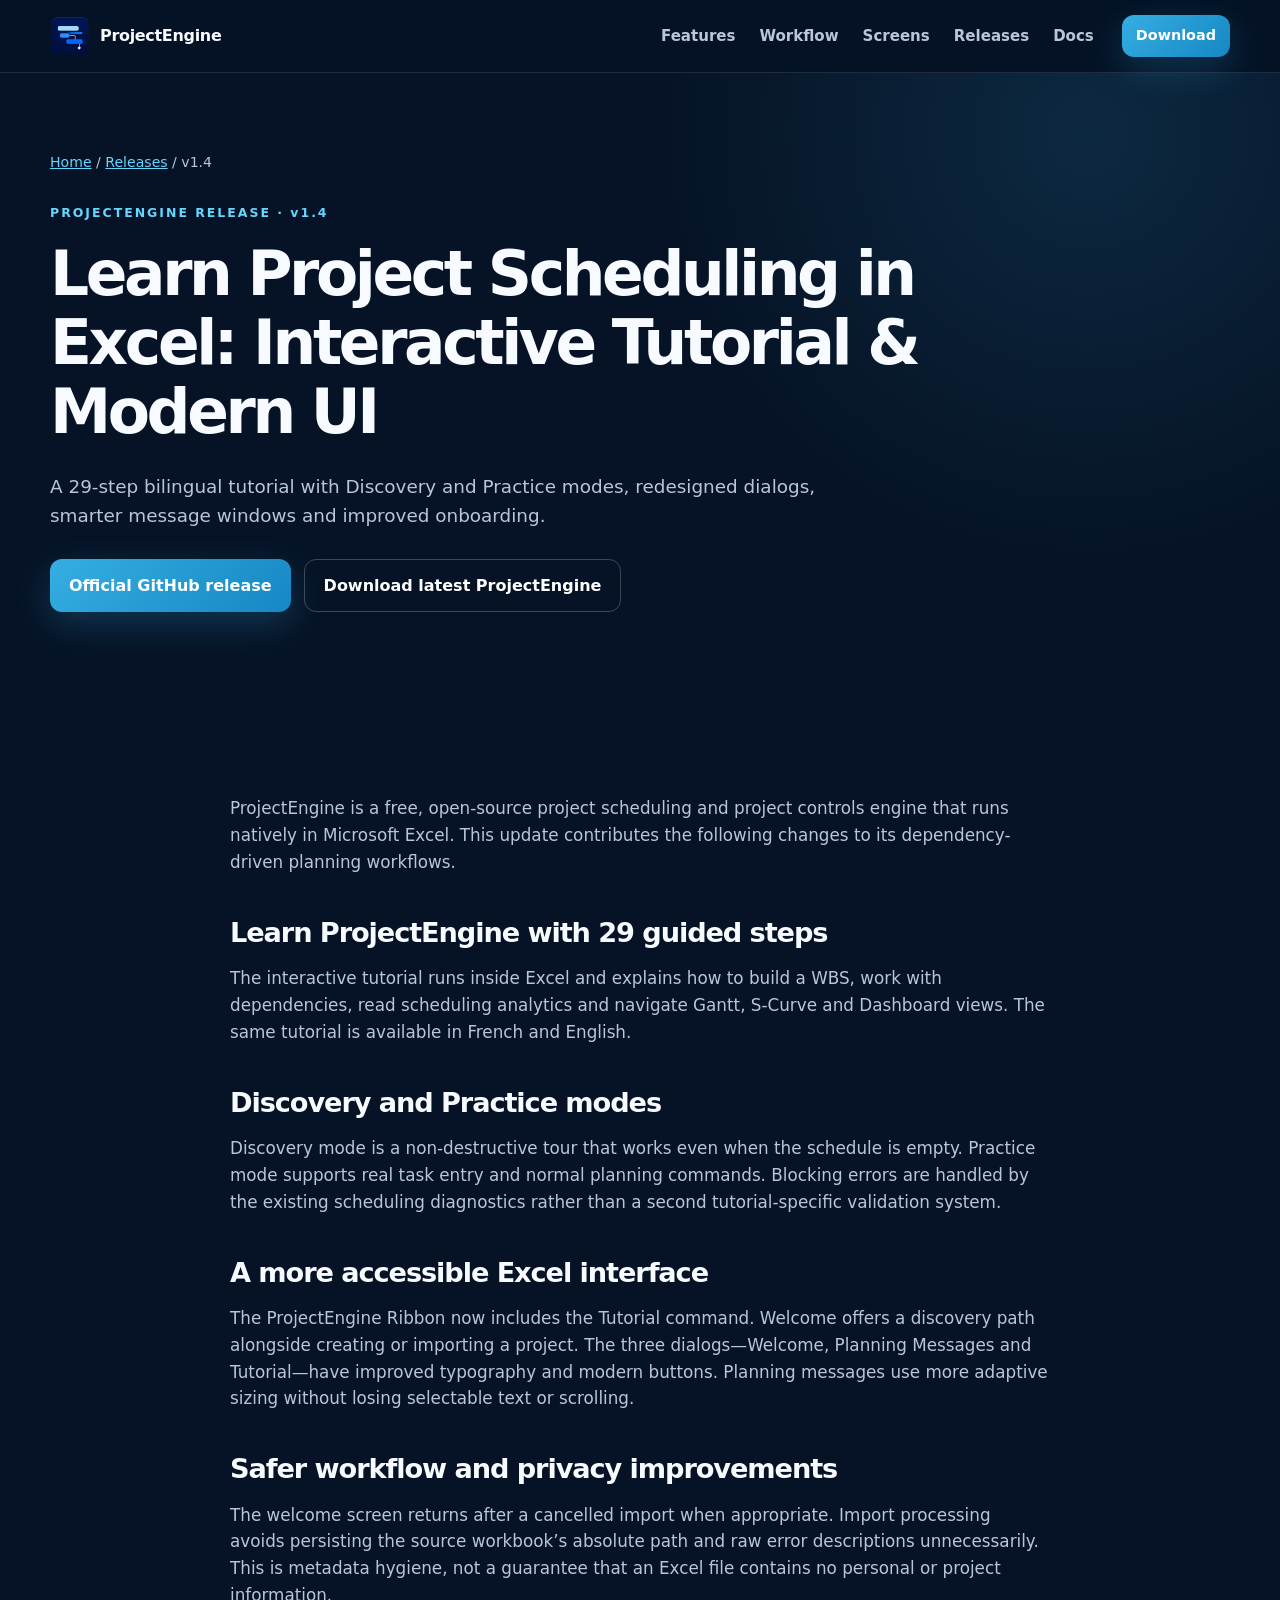
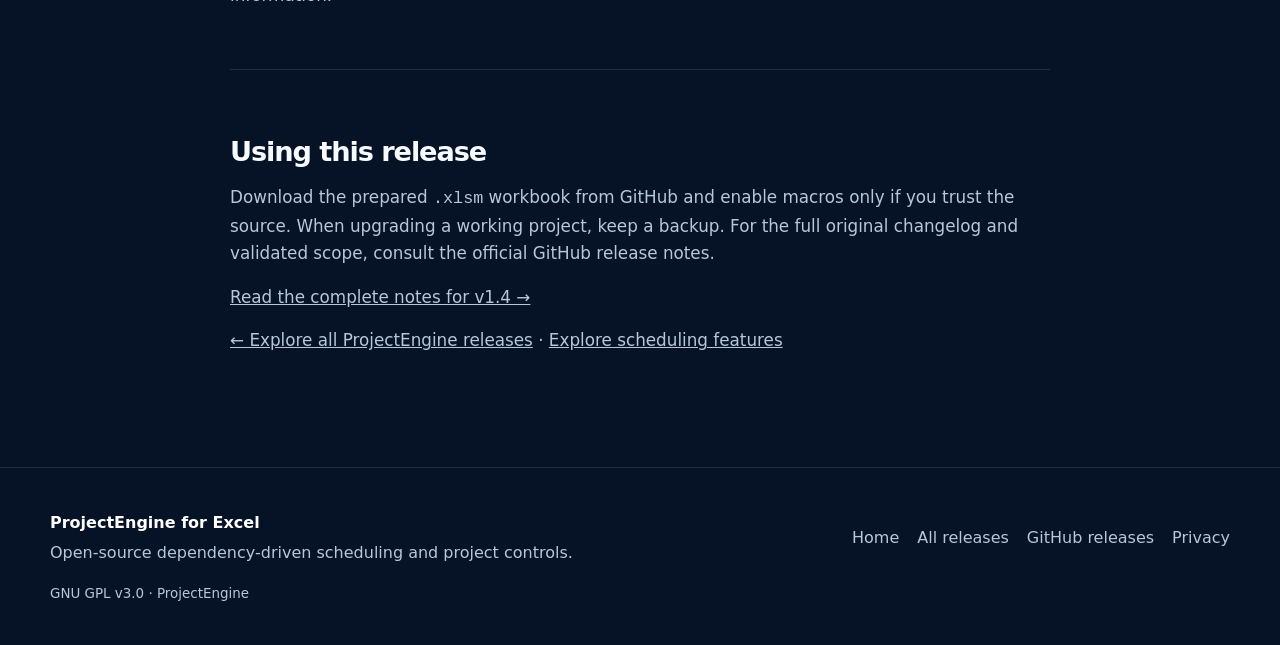
<file: releases/v1-4.html>
<!doctype html>
<html lang="en"><head><meta charset="utf-8"><meta name="viewport" content="width=device-width, initial-scale=1">
<title>ProjectEngine v1.4 — Interactive Tutorial &amp; Modernized User Experience — ProjectEngine</title><meta name="description" content="A 29-step bilingual tutorial with Discovery and Practice modes, redesigned dialogs, smarter message windows and improved onboarding."><meta name="robots" content="index,follow,max-image-preview:large"><meta name="theme-color" content="#07152a">
<link rel="canonical" href="https://tmailletfr.github.io/ProjectEngine/releases/v1-4.html"><link rel="icon" type="image/png" href="../assets/favicon.png?v=2"><link rel="stylesheet" href="../assets/styles.css?v=5">
<meta property="og:type" content="article"><meta property="og:title" content="ProjectEngine v1.4 — Interactive Tutorial &amp; Modernized User Experience"><meta property="og:description" content="A 29-step bilingual tutorial with Discovery and Practice modes, redesigned dialogs, smarter message windows and improved onboarding."><meta property="og:url" content="https://tmailletfr.github.io/ProjectEngine/releases/v1-4.html"><meta property="og:image" content="https://tmailletfr.github.io/ProjectEngine/assets/social-preview.jpg">
<meta name="twitter:card" content="summary_large_image"><meta name="twitter:title" content="ProjectEngine v1.4 — Interactive Tutorial &amp; Modernized User Experience"><meta name="twitter:description" content="A 29-step bilingual tutorial with Discovery and Practice modes, redesigned dialogs, smarter message windows and improved onboarding."><meta name="twitter:image" content="https://tmailletfr.github.io/ProjectEngine/assets/social-preview.jpg">
<script type="application/ld+json">{"@context": "https://schema.org", "@type": "TechArticle", "headline": "Learn Project Scheduling in Excel: Interactive Tutorial & Modern UI", "description": "A 29-step bilingual tutorial with Discovery and Practice modes, redesigned dialogs, smarter message windows and improved onboarding.", "url": "https://tmailletfr.github.io/ProjectEngine/releases/v1-4.html", "inLanguage": "en", "about": {"@type": "SoftwareApplication", "name": "ProjectEngine", "url": "https://tmailletfr.github.io/ProjectEngine/"}, "author": {"@type": "Person", "name": "Thibaut Maillet"}, "isPartOf": {"@type": "CollectionPage", "url": "https://tmailletfr.github.io/ProjectEngine/releases/"}, "mainEntityOfPage": "https://tmailletfr.github.io/ProjectEngine/releases/v1-4.html", "datePublished": "2026-10-19"}</script></head><body><a class="skip-link" href="#main">Skip to content</a>
<header class="site-header"><div class="container nav-wrap"><a class="brand" href="../index.html" aria-label="ProjectEngine home"><img src="../assets/ProjectEngine_logo.png" alt="" width="40" height="40" style="width:40px;height:40px;display:block;object-fit:contain"><span>ProjectEngine</span></a>
<nav aria-label="Primary navigation"><a href="../index.html#features">Features</a><a href="../index.html#workflow">Workflow</a><a href="../index.html#screens">Screens</a><a href="index.html" aria-current="page">Releases</a><a href="https://github.com/TMailletFR/ProjectEngine/tree/main/Docs/en">Docs</a></nav><a class="button button-small" href="../download.html">Download</a></div></header>
<main id="main"><section class="release-hero"><div class="container"><div class="release-breadcrumb"><a href="../index.html">Home</a> / <a href="index.html">Releases</a> / v1.4</div><div class="eyebrow">PROJECTENGINE RELEASE · v1.4</div><h1 class="release-title">Learn Project Scheduling in Excel: Interactive Tutorial &amp; Modern UI</h1><p class="release-lead">A 29-step bilingual tutorial with Discovery and Practice modes, redesigned dialogs, smarter message windows and improved onboarding.</p><div class="release-top-actions"><a class="button" href="https://github.com/TMailletFR/ProjectEngine/releases/tag/v1.4">Official GitHub release</a><a class="button button-secondary" href="../download.html">Download latest ProjectEngine</a></div></div></section><section class="section"><article class="container release-content"><p>ProjectEngine is a free, open-source project scheduling and project controls engine that runs natively in Microsoft Excel. This update contributes the following changes to its dependency-driven planning workflows.</p><section><h2>Learn ProjectEngine with 29 guided steps</h2><p>The interactive tutorial runs inside Excel and explains how to build a WBS, work with dependencies, read scheduling analytics and navigate Gantt, S-Curve and Dashboard views. The same tutorial is available in French and English.</p></section><section><h2>Discovery and Practice modes</h2><p>Discovery mode is a non-destructive tour that works even when the schedule is empty. Practice mode supports real task entry and normal planning commands. Blocking errors are handled by the existing scheduling diagnostics rather than a second tutorial-specific validation system.</p></section><section><h2>A more accessible Excel interface</h2><p>The ProjectEngine Ribbon now includes the Tutorial command. Welcome offers a discovery path alongside creating or importing a project. The three dialogs—Welcome, Planning Messages and Tutorial—have improved typography and modern buttons. Planning messages use more adaptive sizing without losing selectable text or scrolling.</p></section><section><h2>Safer workflow and privacy improvements</h2><p>The welcome screen returns after a cancelled import when appropriate. Import processing avoids persisting the source workbook’s absolute path and raw error descriptions unnecessarily. This is metadata hygiene, not a guarantee that an Excel file contains no personal or project information.</p></section><div class="release-bottom"><h2>Using this release</h2><p>Download the prepared <code>.xlsm</code> workbook from GitHub and enable macros only if you trust the source. When upgrading a working project, keep a backup. For the full original changelog and validated scope, consult the official GitHub release notes.</p><p><a href="https://github.com/TMailletFR/ProjectEngine/releases/tag/v1.4">Read the complete notes for v1.4 →</a></p><p><a href="index.html">← Explore all ProjectEngine releases</a> · <a href="../index.html#features">Explore scheduling features</a></p></div></article></section></main>
<footer><div class="container footer-grid"><div><strong>ProjectEngine for Excel</strong><p>Open-source dependency-driven scheduling and project controls.</p></div><div class="footer-links"><a href="../index.html">Home</a><a href="index.html">All releases</a><a href="https://github.com/TMailletFR/ProjectEngine/releases">GitHub releases</a><a href="../privacy.html">Privacy</a></div><div class="license">GNU GPL v3.0 · ProjectEngine</div></div></footer></body></html>
</file>
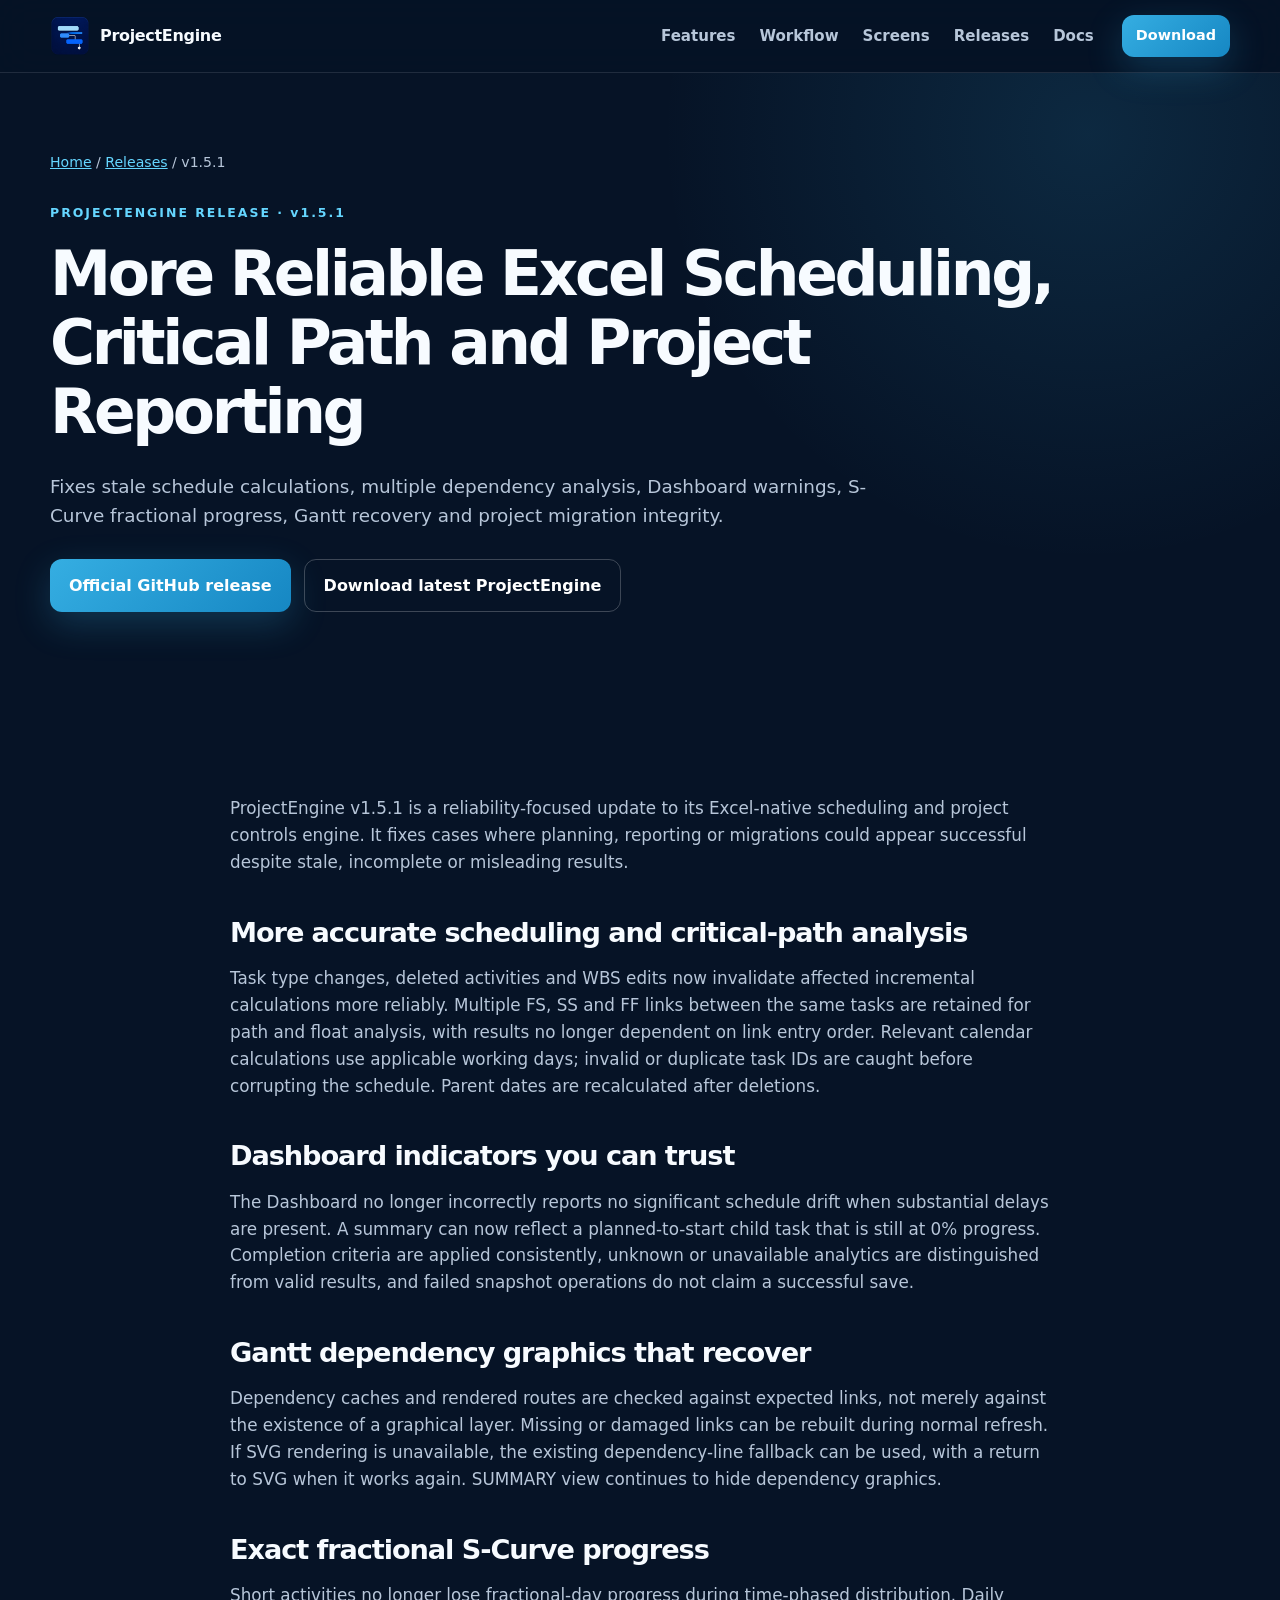
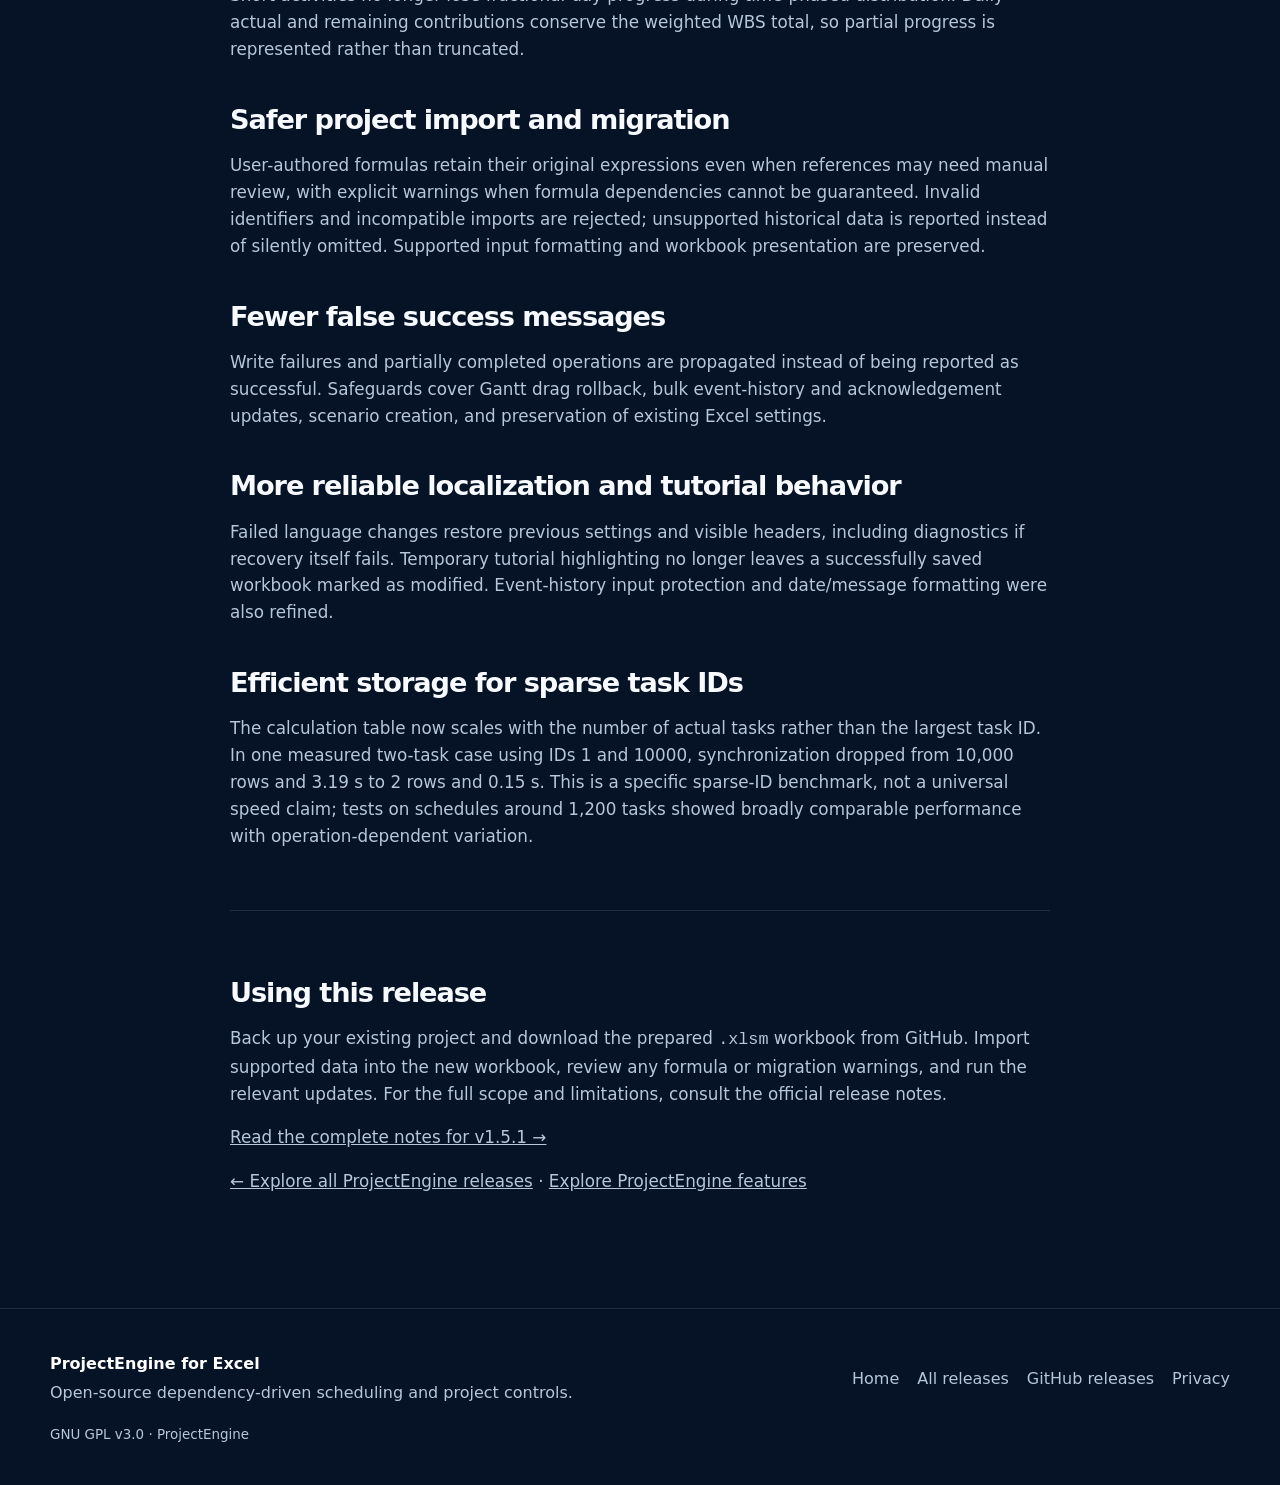
<file: releases/v1-5-1.html>
<!DOCTYPE html>

<html lang="en"><head><meta charset="utf-8"/><meta content="width=device-width, initial-scale=1" name="viewport"/>
<title>ProjectEngine v1.5.1 — Scheduling Accuracy &amp; Reliability Update — ProjectEngine</title><meta content="Fixes stale schedule calculations, multiple dependency analysis, Dashboard warnings, S-Curve fractional progress, Gantt recovery and project migration integrity." name="description"/><meta content="index,follow,max-image-preview:large" name="robots"/><meta content="#07152a" name="theme-color"/>
<link href="https://tmailletfr.github.io/ProjectEngine/releases/v1-5-1.html" rel="canonical"/><link href="../assets/favicon.png?v=2" rel="icon" type="image/png"/><link href="../assets/styles.css?v=5" rel="stylesheet"/>
<meta content="article" property="og:type"/><meta content="ProjectEngine v1.5.1 — Scheduling Accuracy &amp; Reliability Update" property="og:title"/><meta content="Fixes stale schedule calculations, multiple dependency analysis, Dashboard warnings, S-Curve fractional progress, Gantt recovery and project migration integrity." property="og:description"/><meta content="https://tmailletfr.github.io/ProjectEngine/releases/v1-5-1.html" property="og:url"/><meta content="https://tmailletfr.github.io/ProjectEngine/assets/social-preview.jpg" property="og:image"/>
<meta content="summary_large_image" name="twitter:card"/><meta content="ProjectEngine v1.5.1 — Scheduling Accuracy &amp; Reliability Update" name="twitter:title"/><meta content="Fixes stale schedule calculations, multiple dependency analysis, Dashboard warnings, S-Curve fractional progress, Gantt recovery and project migration integrity." name="twitter:description"/><meta content="https://tmailletfr.github.io/ProjectEngine/assets/social-preview.jpg" name="twitter:image"/>
<script type="application/ld+json">{"@context": "https://schema.org", "@type": "TechArticle", "headline": "More Reliable Excel Scheduling, Critical Path and Project Reporting", "description": "Fixes stale schedule calculations, multiple dependency analysis, Dashboard warnings, S-Curve fractional progress, Gantt recovery and project migration integrity.", "url": "https://tmailletfr.github.io/ProjectEngine/releases/v1-5-1.html", "inLanguage": "en", "about": {"@type": "SoftwareApplication", "name": "ProjectEngine", "url": "https://tmailletfr.github.io/ProjectEngine/"}, "author": {"@type": "Person", "name": "Thibaut Maillet"}, "isPartOf": {"@type": "CollectionPage", "url": "https://tmailletfr.github.io/ProjectEngine/releases/"}, "mainEntityOfPage": "https://tmailletfr.github.io/ProjectEngine/releases/v1-5-1.html"}</script></head><body><a class="skip-link" href="#main">Skip to content</a>
<header class="site-header"><div class="container nav-wrap"><a aria-label="ProjectEngine home" class="brand" href="../index.html"><img alt="" height="40" src="../assets/ProjectEngine_logo.png" style="width:40px;height:40px;display:block;object-fit:contain" width="40"/><span>ProjectEngine</span></a>
<nav aria-label="Primary navigation"><a href="../index.html#features">Features</a><a href="../index.html#workflow">Workflow</a><a href="../index.html#screens">Screens</a><a aria-current="page" href="index.html">Releases</a><a href="https://github.com/TMailletFR/ProjectEngine/tree/main/Docs/en">Docs</a></nav><a class="button button-small" href="../download.html">Download</a></div></header>
<main id="main"><section class="release-hero"><div class="container"><div class="release-breadcrumb"><a href="../index.html">Home</a> / <a href="index.html">Releases</a> / v1.5.1</div><div class="eyebrow">PROJECTENGINE RELEASE · v1.5.1</div><h1 class="release-title">More Reliable Excel Scheduling, Critical Path and Project Reporting</h1><p class="release-lead">Fixes stale schedule calculations, multiple dependency analysis, Dashboard warnings, S-Curve fractional progress, Gantt recovery and project migration integrity.</p><div class="release-top-actions"><a class="button" href="https://github.com/TMailletFR/ProjectEngine/releases/tag/v1.5.1">Official GitHub release</a><a class="button button-secondary" href="../download.html">Download latest ProjectEngine</a></div></div></section><section class="section"><article class="container release-content"><p>ProjectEngine v1.5.1 is a reliability-focused update to its Excel-native scheduling and project controls engine. It fixes cases where planning, reporting or migrations could appear successful despite stale, incomplete or misleading results.</p><section><h2>More accurate scheduling and critical-path analysis</h2><p>Task type changes, deleted activities and WBS edits now invalidate affected incremental calculations more reliably. Multiple FS, SS and FF links between the same tasks are retained for path and float analysis, with results no longer dependent on link entry order. Relevant calendar calculations use applicable working days; invalid or duplicate task IDs are caught before corrupting the schedule. Parent dates are recalculated after deletions.</p></section><section><h2>Dashboard indicators you can trust</h2><p>The Dashboard no longer incorrectly reports no significant schedule drift when substantial delays are present. A summary can now reflect a planned-to-start child task that is still at 0% progress. Completion criteria are applied consistently, unknown or unavailable analytics are distinguished from valid results, and failed snapshot operations do not claim a successful save.</p></section><section><h2>Gantt dependency graphics that recover</h2><p>Dependency caches and rendered routes are checked against expected links, not merely against the existence of a graphical layer. Missing or damaged links can be rebuilt during normal refresh. If SVG rendering is unavailable, the existing dependency-line fallback can be used, with a return to SVG when it works again. SUMMARY view continues to hide dependency graphics.</p></section><section><h2>Exact fractional S-Curve progress</h2><p>Short activities no longer lose fractional-day progress during time-phased distribution. Daily actual and remaining contributions conserve the weighted WBS total, so partial progress is represented rather than truncated.</p></section><section><h2>Safer project import and migration</h2><p>User-authored formulas retain their original expressions even when references may need manual review, with explicit warnings when formula dependencies cannot be guaranteed. Invalid identifiers and incompatible imports are rejected; unsupported historical data is reported instead of silently omitted. Supported input formatting and workbook presentation are preserved.</p></section><section><h2>Fewer false success messages</h2><p>Write failures and partially completed operations are propagated instead of being reported as successful. Safeguards cover Gantt drag rollback, bulk event-history and acknowledgement updates, scenario creation, and preservation of existing Excel settings.</p></section><section><h2>More reliable localization and tutorial behavior</h2><p>Failed language changes restore previous settings and visible headers, including diagnostics if recovery itself fails. Temporary tutorial highlighting no longer leaves a successfully saved workbook marked as modified. Event-history input protection and date/message formatting were also refined.</p></section><section><h2>Efficient storage for sparse task IDs</h2><p>The calculation table now scales with the number of actual tasks rather than the largest task ID. In one measured two-task case using IDs 1 and 10000, synchronization dropped from 10,000 rows and 3.19 s to 2 rows and 0.15 s. This is a specific sparse-ID benchmark, not a universal speed claim; tests on schedules around 1,200 tasks showed broadly comparable performance with operation-dependent variation.</p></section><div class="release-bottom"><h2>Using this release</h2><p>Back up your existing project and download the prepared <code>.xlsm</code> workbook from GitHub. Import supported data into the new workbook, review any formula or migration warnings, and run the relevant updates. For the full scope and limitations, consult the official release notes.</p><p><a href="https://github.com/TMailletFR/ProjectEngine/releases/tag/v1.5.1">Read the complete notes for v1.5.1 →</a></p><p><a href="index.html">← Explore all ProjectEngine releases</a> · <a href="../index.html#features">Explore ProjectEngine features</a></p></div></article></section></main>
<footer><div class="container footer-grid"><div><strong>ProjectEngine for Excel</strong><p>Open-source dependency-driven scheduling and project controls.</p></div><div class="footer-links"><a href="../index.html">Home</a><a href="index.html">All releases</a><a href="https://github.com/TMailletFR/ProjectEngine/releases">GitHub releases</a><a href="../privacy.html">Privacy</a></div><div class="license">GNU GPL v3.0 · ProjectEngine</div></div></footer></body></html>
</file>
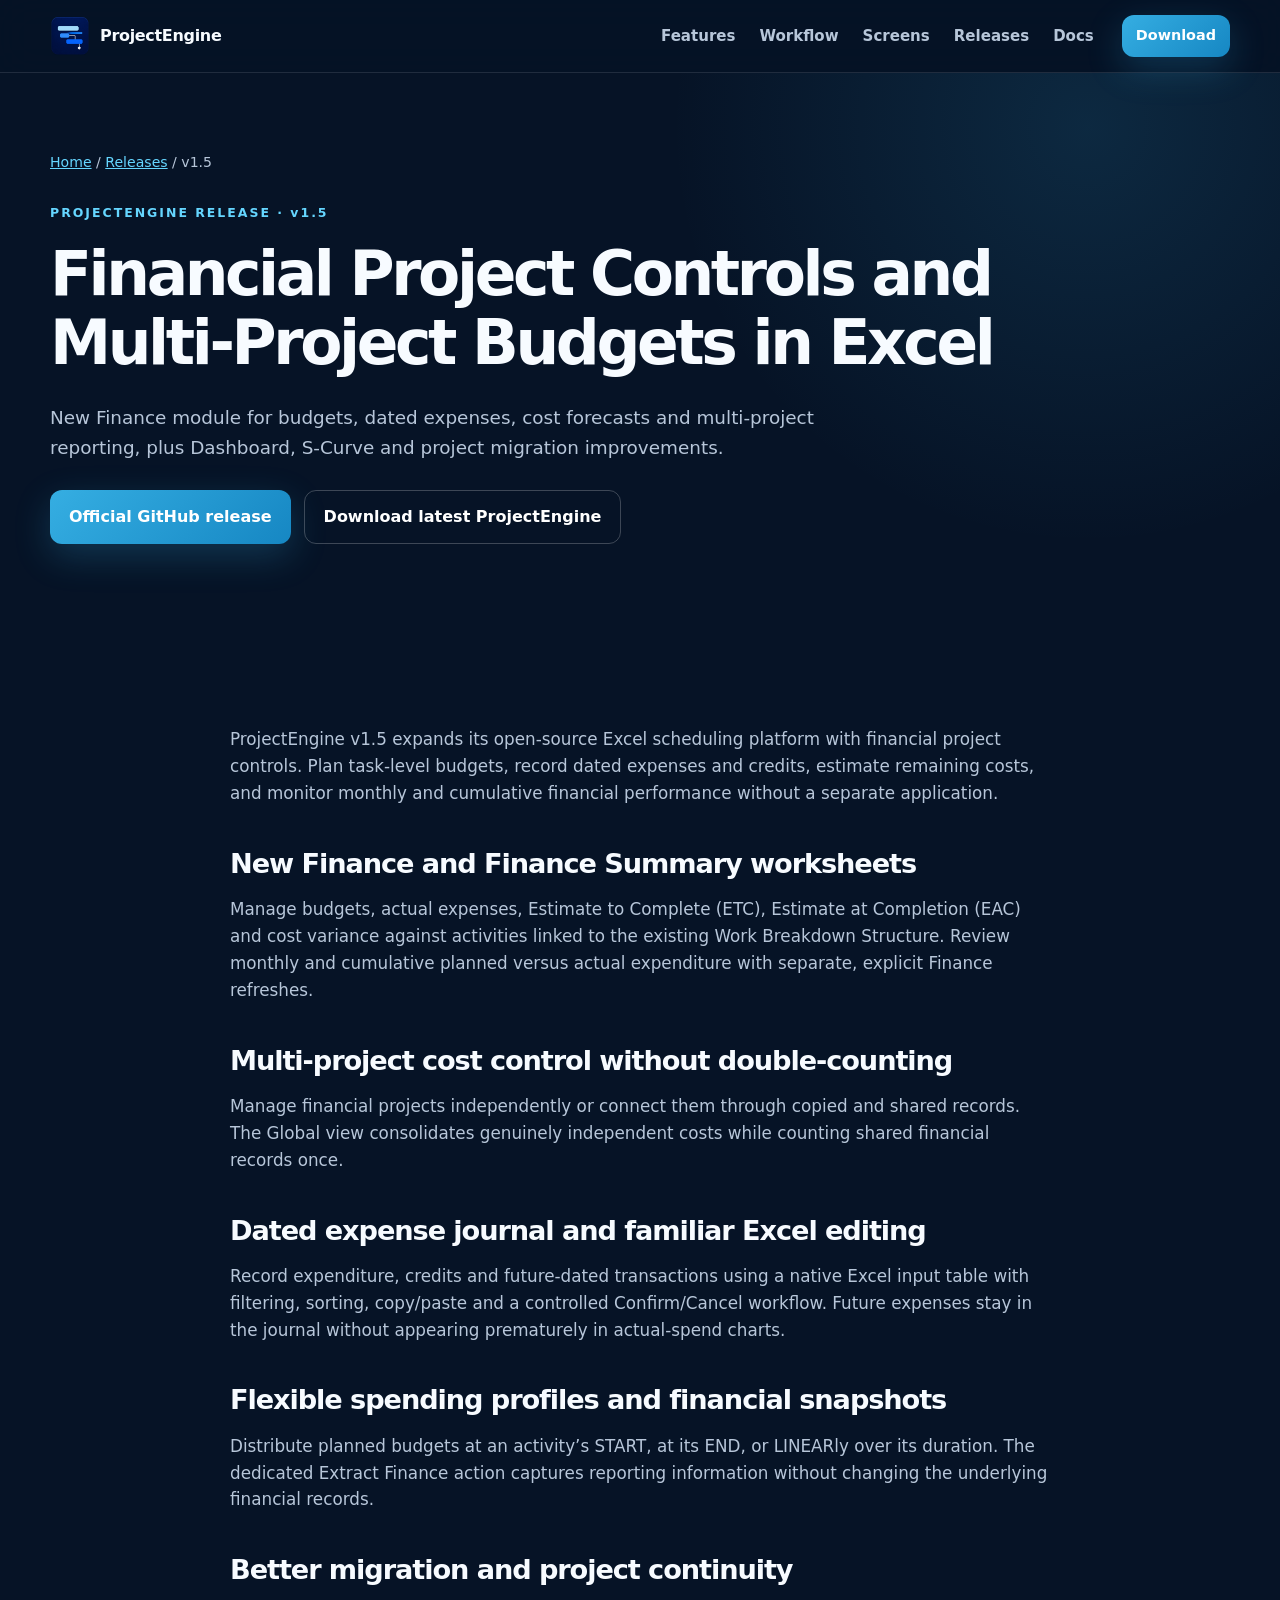
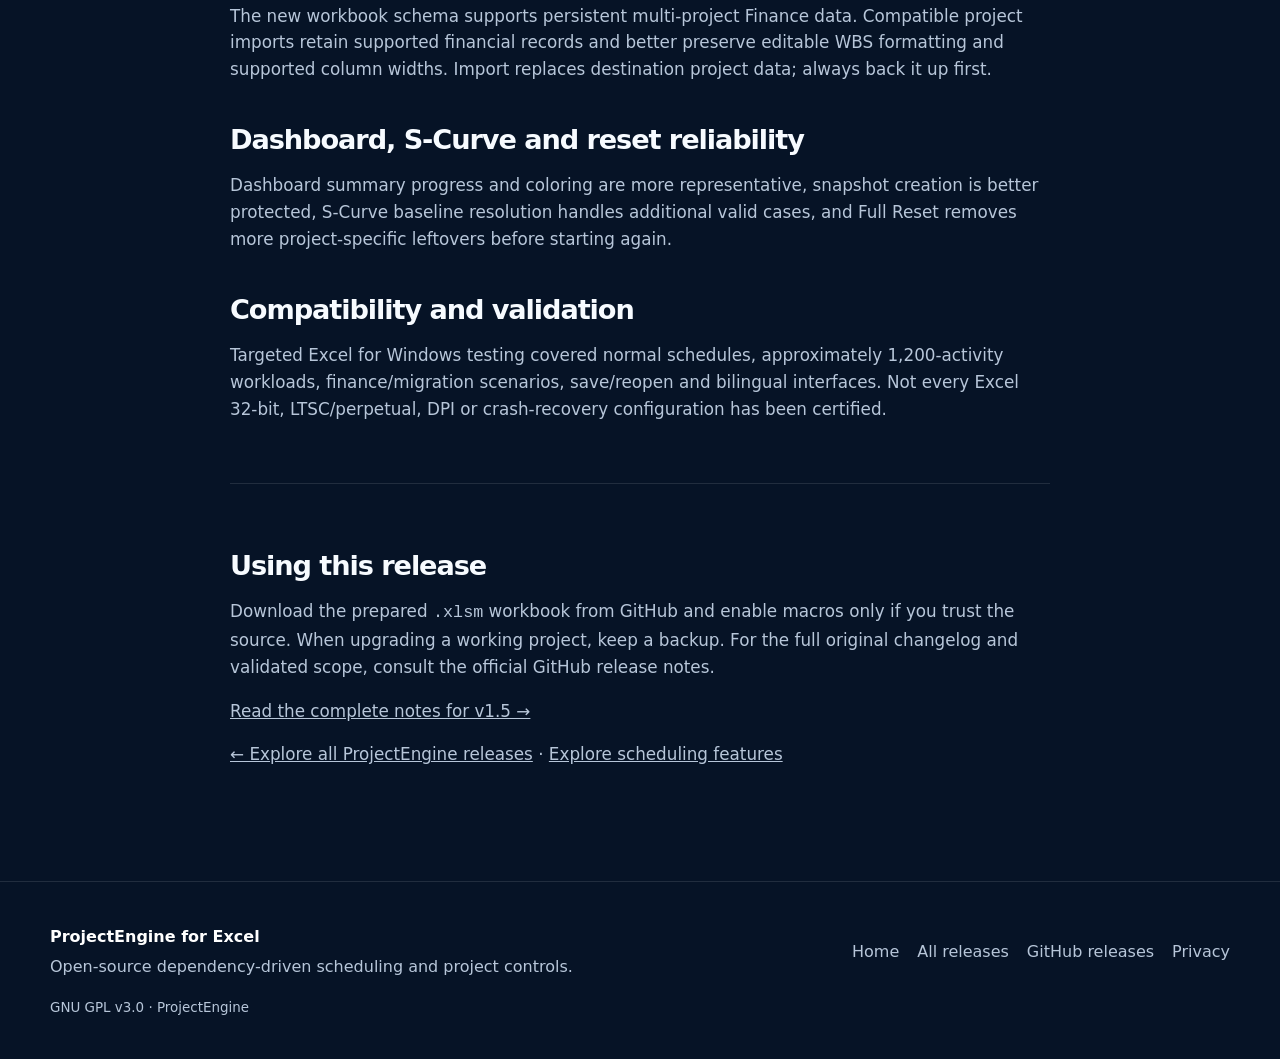
<file: releases/v1-5.html>
<!DOCTYPE html>

<html lang="en"><head><meta charset="utf-8"/><meta content="width=device-width, initial-scale=1" name="viewport"/>
<title>ProjectEngine v1.5 — Financial Project Controls &amp; Multi-Project Management — ProjectEngine</title><meta content="New Finance module for budgets, dated expenses, cost forecasts and multi-project reporting, plus Dashboard, S-Curve and project migration improvements." name="description"/><meta content="index,follow,max-image-preview:large" name="robots"/><meta content="#07152a" name="theme-color"/>
<link href="https://tmailletfr.github.io/ProjectEngine/releases/v1-5.html" rel="canonical"/><link href="../assets/favicon.png?v=2" rel="icon" type="image/png"/><link href="../assets/styles.css?v=5" rel="stylesheet"/>
<meta content="article" property="og:type"/><meta content="ProjectEngine v1.5 — Financial Project Controls &amp; Multi-Project Management" property="og:title"/><meta content="New Finance module for budgets, dated expenses, cost forecasts and multi-project reporting, plus Dashboard, S-Curve and project migration improvements." property="og:description"/><meta content="https://tmailletfr.github.io/ProjectEngine/releases/v1-5.html" property="og:url"/><meta content="https://tmailletfr.github.io/ProjectEngine/assets/social-preview.jpg" property="og:image"/>
<meta content="summary_large_image" name="twitter:card"/><meta content="ProjectEngine v1.5 — Financial Project Controls &amp; Multi-Project Management" name="twitter:title"/><meta content="New Finance module for budgets, dated expenses, cost forecasts and multi-project reporting, plus Dashboard, S-Curve and project migration improvements." name="twitter:description"/><meta content="https://tmailletfr.github.io/ProjectEngine/assets/social-preview.jpg" name="twitter:image"/>
<script type="application/ld+json">{"@context": "https://schema.org", "@type": "TechArticle", "headline": "Financial Project Controls and Multi-Project Budgets in Excel", "description": "New Finance module for budgets, dated expenses, cost forecasts and multi-project reporting, plus Dashboard, S-Curve and project migration improvements.", "url": "https://tmailletfr.github.io/ProjectEngine/releases/v1-5.html", "inLanguage": "en", "about": {"@type": "SoftwareApplication", "name": "ProjectEngine", "url": "https://tmailletfr.github.io/ProjectEngine/"}, "author": {"@type": "Person", "name": "Thibaut Maillet"}, "isPartOf": {"@type": "CollectionPage", "url": "https://tmailletfr.github.io/ProjectEngine/releases/"}, "mainEntityOfPage": "https://tmailletfr.github.io/ProjectEngine/releases/v1-5.html", "datePublished": "2026-10-29"}</script></head><body><a class="skip-link" href="#main">Skip to content</a>
<header class="site-header"><div class="container nav-wrap"><a aria-label="ProjectEngine home" class="brand" href="../index.html"><img alt="" height="40" src="../assets/ProjectEngine_logo.png" style="width:40px;height:40px;display:block;object-fit:contain" width="40"/><span>ProjectEngine</span></a>
<nav aria-label="Primary navigation"><a href="../index.html#features">Features</a><a href="../index.html#workflow">Workflow</a><a href="../index.html#screens">Screens</a><a aria-current="page" href="index.html">Releases</a><a href="https://github.com/TMailletFR/ProjectEngine/tree/main/Docs/en">Docs</a></nav><a class="button button-small" href="../download.html">Download</a></div></header>
<main id="main"><section class="release-hero"><div class="container"><div class="release-breadcrumb"><a href="../index.html">Home</a> / <a href="index.html">Releases</a> / v1.5</div><div class="eyebrow">PROJECTENGINE RELEASE · v1.5</div><h1 class="release-title">Financial Project Controls and Multi-Project Budgets in Excel</h1><p class="release-lead">New Finance module for budgets, dated expenses, cost forecasts and multi-project reporting, plus Dashboard, S-Curve and project migration improvements.</p><div class="release-top-actions"><a class="button" href="https://github.com/TMailletFR/ProjectEngine/releases/tag/v1.5">Official GitHub release</a><a class="button button-secondary" href="../download.html">Download latest ProjectEngine</a></div></div></section><section class="section"><article class="container release-content"><p>ProjectEngine v1.5 expands its open-source Excel scheduling platform with financial project controls. Plan task-level budgets, record dated expenses and credits, estimate remaining costs, and monitor monthly and cumulative financial performance without a separate application.</p><section><h2>New Finance and Finance Summary worksheets</h2><p>Manage budgets, actual expenses, Estimate to Complete (ETC), Estimate at Completion (EAC) and cost variance against activities linked to the existing Work Breakdown Structure. Review monthly and cumulative planned versus actual expenditure with separate, explicit Finance refreshes.</p></section><section><h2>Multi-project cost control without double-counting</h2><p>Manage financial projects independently or connect them through copied and shared records. The Global view consolidates genuinely independent costs while counting shared financial records once.</p></section><section><h2>Dated expense journal and familiar Excel editing</h2><p>Record expenditure, credits and future-dated transactions using a native Excel input table with filtering, sorting, copy/paste and a controlled Confirm/Cancel workflow. Future expenses stay in the journal without appearing prematurely in actual-spend charts.</p></section><section><h2>Flexible spending profiles and financial snapshots</h2><p>Distribute planned budgets at an activity’s START, at its END, or LINEARly over its duration. The dedicated Extract Finance action captures reporting information without changing the underlying financial records.</p></section><section><h2>Better migration and project continuity</h2><p>The new workbook schema supports persistent multi-project Finance data. Compatible project imports retain supported financial records and better preserve editable WBS formatting and supported column widths. Import replaces destination project data; always back it up first.</p></section><section><h2>Dashboard, S-Curve and reset reliability</h2><p>Dashboard summary progress and coloring are more representative, snapshot creation is better protected, S-Curve baseline resolution handles additional valid cases, and Full Reset removes more project-specific leftovers before starting again.</p></section><section><h2>Compatibility and validation</h2><p>Targeted Excel for Windows testing covered normal schedules, approximately 1,200-activity workloads, finance/migration scenarios, save/reopen and bilingual interfaces. Not every Excel 32-bit, LTSC/perpetual, DPI or crash-recovery configuration has been certified.</p></section><div class="release-bottom"><h2>Using this release</h2><p>Download the prepared <code>.xlsm</code> workbook from GitHub and enable macros only if you trust the source. When upgrading a working project, keep a backup. For the full original changelog and validated scope, consult the official GitHub release notes.</p><p><a href="https://github.com/TMailletFR/ProjectEngine/releases/tag/v1.5">Read the complete notes for v1.5 →</a></p><p><a href="index.html">← Explore all ProjectEngine releases</a> · <a href="../index.html#features">Explore scheduling features</a></p></div></article></section></main>
<footer><div class="container footer-grid"><div><strong>ProjectEngine for Excel</strong><p>Open-source dependency-driven scheduling and project controls.</p></div><div class="footer-links"><a href="../index.html">Home</a><a href="index.html">All releases</a><a href="https://github.com/TMailletFR/ProjectEngine/releases">GitHub releases</a><a href="../privacy.html">Privacy</a></div><div class="license">GNU GPL v3.0 · ProjectEngine</div></div></footer></body></html>
</file>
<file: assets/styles.css>
:root {
  --bg: #061326;
  --bg-soft: #0b1c34;
  --panel: #10243f;
  --panel-2: #f4f7fb;
  --text: #f7fbff;
  --muted: #b7c6d9;
  --ink: #10243a;
  --ink-soft: #56667b;
  --accent: #35aee2;
  --accent-2: #65d6ff;
  --line: rgba(255,255,255,.11);
  --shadow: 0 24px 70px rgba(0,0,0,.28);
  --radius: 24px;
}

* { box-sizing: border-box; }

html { scroll-behavior: smooth; }

body {
  margin: 0;
  font-family: Inter, ui-sans-serif, system-ui, -apple-system, BlinkMacSystemFont, "Segoe UI", sans-serif;
  color: var(--text);
  background: var(--bg);
  line-height: 1.6;
}

img {
  max-width: 100%;
  height: auto;
  display: block;
}

a { color: inherit; }

.container {
  width: min(1180px, calc(100% - 40px));
  margin-inline: auto;
}

.narrow { max-width: 780px; }
.center { text-align: center; }

.skip-link {
  position: absolute;
  left: -9999px;
  top: 8px;
  z-index: 999;
  background: white;
  color: #111;
  padding: 10px 14px;
  border-radius: 8px;
}
.skip-link:focus { left: 8px; }

.site-header {
  position: sticky;
  top: 0;
  z-index: 20;
  backdrop-filter: blur(18px);
  background: rgba(6, 19, 38, .82);
  border-bottom: 1px solid var(--line);
}

.nav-wrap {
  min-height: 72px;
  display: flex;
  align-items: center;
  gap: 28px;
}

.brand {
  display: inline-flex;
  align-items: center;
  gap: 10px;
  text-decoration: none;
  font-weight: 800;
  letter-spacing: -.02em;
}

.brand-mark {
  width: 36px;
  height: 36px;
  border-radius: 11px;
  display: grid;
  place-items: center;
  background: linear-gradient(135deg, var(--accent), #1e6ccb);
  font-size: .84rem;
  box-shadow: 0 8px 28px rgba(53,174,226,.3);
}

nav {
  display: flex;
  gap: 24px;
  margin-left: auto;
}
nav a {
  color: var(--muted);
  text-decoration: none;
  font-weight: 650;
  font-size: .94rem;
}
nav a:hover { color: white; }

.button {
  display: inline-flex;
  align-items: center;
  justify-content: center;
  border-radius: 12px;
  padding: 13px 19px;
  font-weight: 800;
  text-decoration: none;
  background: linear-gradient(135deg, var(--accent), #1687c3);
  color: white;
  box-shadow: 0 12px 36px rgba(53,174,226,.23);
  transition: transform .18s ease, box-shadow .18s ease;
}
.button:hover {
  transform: translateY(-2px);
  box-shadow: 0 16px 40px rgba(53,174,226,.32);
}
.button-small { padding: 9px 14px; font-size: .9rem; }
.button-secondary {
  background: transparent;
  border: 1px solid rgba(255,255,255,.22);
  box-shadow: none;
}
.button-secondary:hover { background: rgba(255,255,255,.06); }

.hero {
  position: relative;
  overflow: hidden;
  padding: 104px 0 84px;
  background:
    radial-gradient(circle at 83% 10%, rgba(53,174,226,.18), transparent 34%),
    radial-gradient(circle at 15% 72%, rgba(36,93,175,.16), transparent 36%);
}
.hero::after {
  content: "";
  position: absolute;
  inset: 0;
  pointer-events: none;
  background-image: linear-gradient(rgba(255,255,255,.025) 1px, transparent 1px), linear-gradient(90deg, rgba(255,255,255,.025) 1px, transparent 1px);
  background-size: 48px 48px;
  mask-image: linear-gradient(to bottom, black, transparent);
}

.hero-grid {
  position: relative;
  z-index: 1;
  display: grid;
  grid-template-columns: .9fr 1.15fr;
  align-items: center;
  gap: 54px;
}

.eyebrow {
  display: inline-block;
  margin-bottom: 18px;
  color: var(--accent-2);
  font-size: .78rem;
  font-weight: 900;
  letter-spacing: .16em;
}

h1, h2, h3 { line-height: 1.12; margin-top: 0; }

h1 {
  font-size: clamp(3.25rem, 6vw, 5.6rem);
  letter-spacing: -.055em;
  margin-bottom: 25px;
}
h1 span { color: var(--accent-2); }

h2 {
  font-size: clamp(2.15rem, 4vw, 3.4rem);
  letter-spacing: -.04em;
  margin-bottom: 18px;
}

h3 {
  font-size: 1.25rem;
  letter-spacing: -.02em;
}

.hero-lead, .section-lead {
  color: var(--muted);
  font-size: 1.18rem;
  max-width: 700px;
}

.section-lead { margin: 0 auto; }
.section-lead.left { margin-left: 0; }

.hero-actions {
  display: flex;
  gap: 13px;
  flex-wrap: wrap;
  margin: 32px 0 28px;
}

.trust-row {
  display: flex;
  flex-wrap: wrap;
  gap: 9px;
}
.trust-row span {
  border: 1px solid var(--line);
  background: rgba(255,255,255,.045);
  color: var(--muted);
  border-radius: 999px;
  padding: 6px 10px;
  font-size: .82rem;
  font-weight: 700;
}

.hero-visual {
  width: 100%;
  aspect-ratio: 16 / 9;
  contain: layout paint;
  border: 1px solid rgba(255,255,255,.15);
  border-radius: var(--radius);
  overflow: hidden;
  box-shadow: var(--shadow);
  transform: perspective(1000px) rotateY(-2deg) rotateX(1deg);
  background: white;
}

.hero-visual img {
  width: 100%;
  height: 100%;
  object-fit: cover;
}

.strip {
  background: #0b1b31;
  border-top: 1px solid var(--line);
  border-bottom: 1px solid var(--line);
}

.proof-grid {
  display: grid;
  grid-template-columns: repeat(3, 1fr);
}
.proof-grid div {
  padding: 26px 28px;
  border-right: 1px solid var(--line);
}
.proof-grid div:last-child { border-right: 0; }
.proof-grid strong, .proof-grid span { display: block; }
.proof-grid strong { color: white; margin-bottom: 3px; }
.proof-grid span { color: var(--muted); font-size: .91rem; }

.section { padding: 96px 0; }
.section-alt {
  background: var(--panel-2);
  color: var(--ink);
}
.section-alt .eyebrow { color: #1475ad; }
.section-alt .section-lead { color: var(--ink-soft); }

.demo-frame {
  margin-top: 42px;
  padding: 10px;
  border: 1px solid var(--line);
  border-radius: 26px;
  background: #0d2039;
  box-shadow: var(--shadow);
}
.demo-frame img {
  width: 100%;
  border-radius: 18px;
}

.cards {
  display: grid;
  grid-template-columns: repeat(3, 1fr);
  gap: 18px;
  margin-top: 50px;
}
.card {
  background: white;
  border: 1px solid #dbe5ef;
  border-radius: 18px;
  padding: 28px;
  box-shadow: 0 12px 36px rgba(16,36,58,.07);
}
.card .icon {
  width: 44px;
  height: 44px;
  border-radius: 13px;
  display: grid;
  place-items: center;
  margin-bottom: 18px;
  color: white;
  background: linear-gradient(135deg, #239ed8, #1d69bc);
  font-weight: 900;
  font-size: 1.2rem;
}
.card p { color: var(--ink-soft); margin-bottom: 0; }

.workflow-grid {
  display: grid;
  grid-template-columns: 1.2fr .8fr;
  gap: 60px;
  align-items: start;
}

.steps {
  list-style: none;
  padding: 0;
  margin: 40px 0 0;
}
.steps li {
  display: grid;
  grid-template-columns: 42px 1fr;
  gap: 16px;
  margin-bottom: 22px;
}
.steps li > span {
  width: 38px;
  height: 38px;
  display: grid;
  place-items: center;
  border-radius: 12px;
  color: white;
  font-weight: 900;
  background: #147fb9;
}
.steps strong { display: block; font-size: 1.05rem; }
.steps p { margin: 4px 0 0; color: var(--muted); }

.fit-panel {
  background: linear-gradient(180deg, #102743, #0b1c33);
  border: 1px solid var(--line);
  border-radius: 22px;
  padding: 34px;
  box-shadow: var(--shadow);
}
.fit-panel p, .fit-panel li { color: var(--muted); }
.fit-panel ul { padding-left: 20px; }
.fit-panel li { margin: 8px 0; }
.fit-note {
  border-top: 1px solid var(--line);
  padding-top: 20px;
  margin-bottom: 0;
  font-size: .92rem;
}

.screenshot-grid {
  display: grid;
  grid-template-columns: repeat(2, 1fr);
  gap: 22px;
  margin-top: 46px;
}
figure {
  margin: 0;
  overflow: hidden;
  background: white;
  border: 1px solid #d9e3ee;
  border-radius: 20px;
  box-shadow: 0 14px 38px rgba(16,36,58,.08);
}
figure img { width: 100%; }
figcaption {
  color: var(--ink-soft);
  padding: 16px 18px 18px;
  font-size: .93rem;
}

.cta { padding-top: 78px; }
.cta-box {
  display: grid;
  grid-template-columns: 1fr auto;
  align-items: center;
  gap: 40px;
  padding: 46px;
  border-radius: 24px;
  background:
    linear-gradient(135deg, rgba(53,174,226,.16), transparent 40%),
    #0c213c;
  border: 1px solid rgba(101,214,255,.22);
}
.cta-box h2 { max-width: 720px; }
.cta-box p { color: var(--muted); margin-bottom: 0; }
.cta-actions {
  display: flex;
  flex-direction: column;
  align-items: center;
  gap: 14px;
}
.text-link {
  color: var(--accent-2);
  text-decoration: none;
  font-weight: 750;
}

footer {
  padding: 42px 0;
  border-top: 1px solid var(--line);
  color: var(--muted);
}
.footer-grid {
  display: grid;
  grid-template-columns: 1fr auto;
  gap: 18px 40px;
  align-items: center;
}
.footer-grid strong { color: white; }
.footer-grid p { margin: 4px 0 0; }
.footer-links {
  display: flex;
  gap: 18px;
  flex-wrap: wrap;
}
.footer-links a { text-decoration: none; }
.footer-links a:hover { color: white; }
.license { grid-column: 1 / -1; font-size: .84rem; }

@media (max-width: 900px) {
  nav { display: none; }
  .hero-grid, .workflow-grid, .cta-box { grid-template-columns: 1fr; }
  .hero { padding-top: 72px; }
  .hero-visual { transform: none; }
  .cards { grid-template-columns: repeat(2, 1fr); }
  .proof-grid { grid-template-columns: 1fr; }
  .proof-grid div { border-right: 0; border-bottom: 1px solid var(--line); }
  .proof-grid div:last-child { border-bottom: 0; }
  .cta-actions { align-items: flex-start; }
}

@media (max-width: 620px) {
  .container { width: min(100% - 24px, 1180px); }
  .nav-wrap { min-height: 64px; }
  .brand-mark { width: 32px; height: 32px; }
  .button-small { display: none; }
  .hero { padding: 62px 0 58px; }
  h1 { font-size: 3.1rem; }
  .hero-actions { flex-direction: column; }
  .button { width: 100%; }
  .section { padding: 70px 0; }
  .cards, .screenshot-grid { grid-template-columns: 1fr; }
  .card { padding: 24px; }
  .cta-box { padding: 30px 24px; }
  .footer-grid { grid-template-columns: 1fr; }
  .footer-links { flex-direction: column; gap: 8px; }
}


/* v2 layout corrections */

/* Keep the slogan visually and semantically in two beats on desktop. */
.hero-title {
  font-size: clamp(3rem, 4.9vw, 5.15rem);
  line-height: 1.04;
  letter-spacing: -.055em;
  margin-bottom: 25px;
}

.hero-title-line {
  display: block;
  white-space: nowrap;
}

.hero-title-accent {
  color: var(--accent-2);
}

/* Vertically centre the fit panel against the complete workflow block. */
.workflow-grid {
  align-items: center;
}

/* Prevent the shorter S-Curve card from stretching to the analytics card height. */
.screenshot-grid {
  align-items: start;
}

.screenshot-grid figure {
  align-self: start;
  height: auto;
}

.screenshot-grid figure img {
  width: 100%;
  height: auto;
  object-fit: contain;
}

/* Preserve the two-line slogan until the mobile layout becomes genuinely narrow. */
@media (max-width: 760px) {
  .hero-title {
    font-size: clamp(2.65rem, 10.5vw, 4.2rem);
  }
}

@media (max-width: 470px) {
  .hero-title-line {
    white-space: normal;
  }
}


.download-title {
  font-size: clamp(2.2rem, 5vw, 4rem);
  margin-bottom: 22px;
}

.download-actions {
  justify-content: center;
  margin-top: 34px;
}

.download-note {
  margin-top: 24px;
  color: var(--muted);
  font-size: .92rem;
}


/* v3: explicit hero colours and stronger layout rules */
.hero-title .hero-title-line {
  display: block !important;
  white-space: nowrap !important;
}

.hero-title .hero-title-line:first-child {
  color: var(--text) !important;
}

.hero-title .hero-title-accent {
  color: var(--accent-2) !important;
}

/* Keep the two-part slogan readable without forcing an oversized first line. */
@media (min-width: 901px) {
  .hero-title {
    font-size: clamp(3rem, 4.25vw, 4.75rem) !important;
  }
}

/* Explicitly centre the right panel within the full workflow row. */
@media (min-width: 901px) {
  .workflow-grid {
    align-items: center !important;
  }

  .fit-panel {
    align-self: center !important;
  }
}

/* Never stretch either screenshot card to match the other card's height. */
.screenshot-grid {
  align-items: start !important;
}

.screenshot-grid figure {
  height: fit-content !important;
  align-self: start !important;
}

.screenshot-grid figure img {
  display: block !important;
  width: 100% !important;
  height: auto !important;
  max-height: none !important;
  object-fit: contain !important;
}

/* Keep the intended two-line slogan on landscape phones/tablets too. */
@media (min-width: 471px) and (max-width: 900px) {
  .hero-title {
    font-size: clamp(2.5rem, 7vw, 3.7rem) !important;
  }

  .hero-title .hero-title-line {
    white-space: nowrap !important;
  }
}

/* Release archive and release article, built on the original site design */
.release-hero{padding:78px 0 42px;background:radial-gradient(circle at 85% 10%,rgba(53,174,226,.14),transparent 35%)}
.release-title{font-size:clamp(2.2rem,4.8vw,4rem);line-height:1.12;max-width:1020px}
.release-lead{color:var(--muted);font-size:1.15rem;max-width:830px}
.release-grid{display:grid;grid-template-columns:repeat(2,minmax(0,1fr));gap:20px;margin-top:32px}
.release-card{background:#10243f;border:1px solid var(--line);border-radius:18px;padding:27px;display:flex;flex-direction:column;gap:10px}
.release-card h2{font-size:1.4rem;line-height:1.22;margin:0}.release-card h2 a{text-decoration:none}
.release-card h2 a:hover,.release-content a:hover{color:var(--accent-2)}
.release-card p{color:var(--muted);margin:0}.release-meta{font-size:.85rem;color:var(--accent-2);font-weight:800}
.release-card .text-link{margin-top:auto;padding-top:10px}
.release-content{max-width:820px}.release-content h2{font-size:1.7rem;margin:42px 0 12px}
.release-content p{color:var(--muted);font-size:1.05rem}
.release-content .button{margin-top:16px}.release-breadcrumb{color:var(--muted);font-size:.88rem;margin-bottom:25px}
.release-breadcrumb a{color:var(--accent-2)}.release-top-actions{display:flex;flex-wrap:wrap;gap:13px;margin:28px 0}
.release-bottom{margin-top:60px;padding-top:25px;border-top:1px solid var(--line)}
.latest-note{margin-top:28px;padding:18px 22px;border-left:3px solid var(--accent);background:rgba(53,174,226,.07);border-radius:8px;color:var(--muted)}
@media(max-width:760px){.release-grid{grid-template-columns:1fr}.release-hero{padding-top:48px}.release-top-actions .button{width:auto}}
</file>
